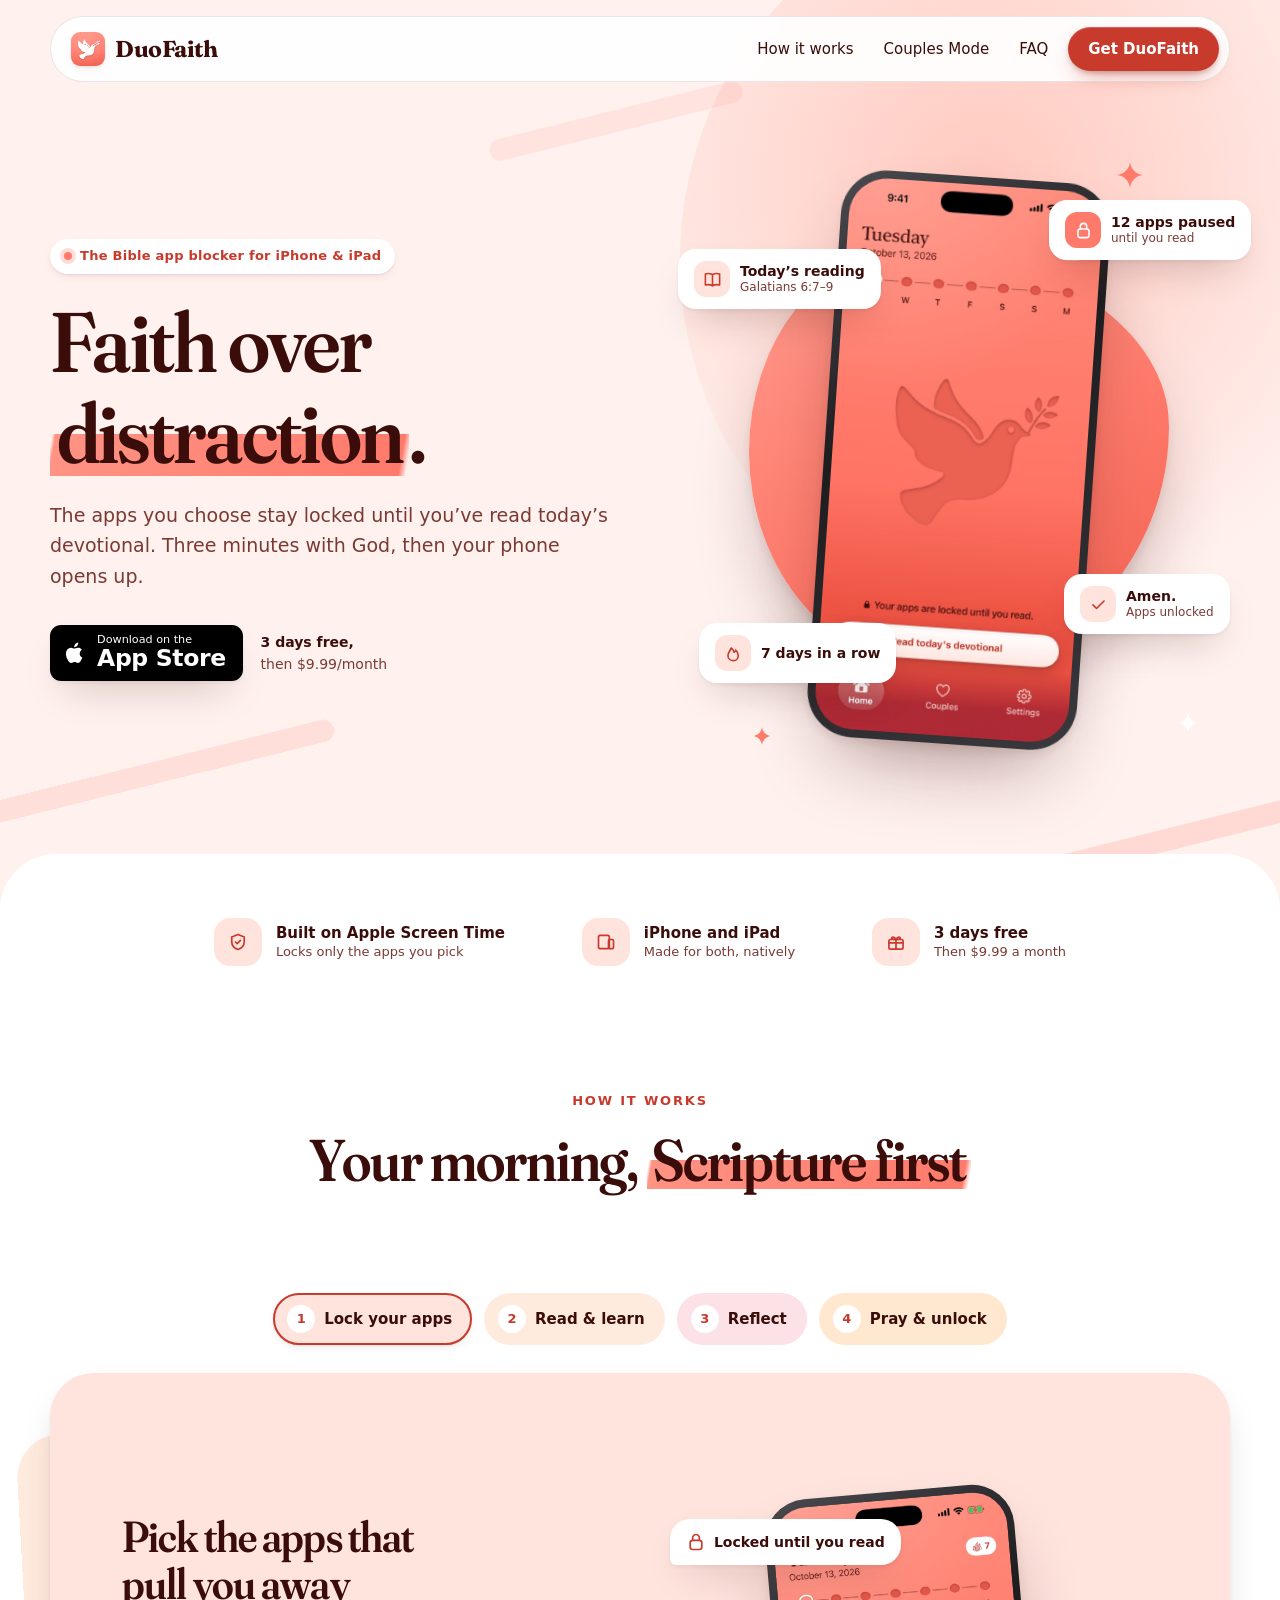
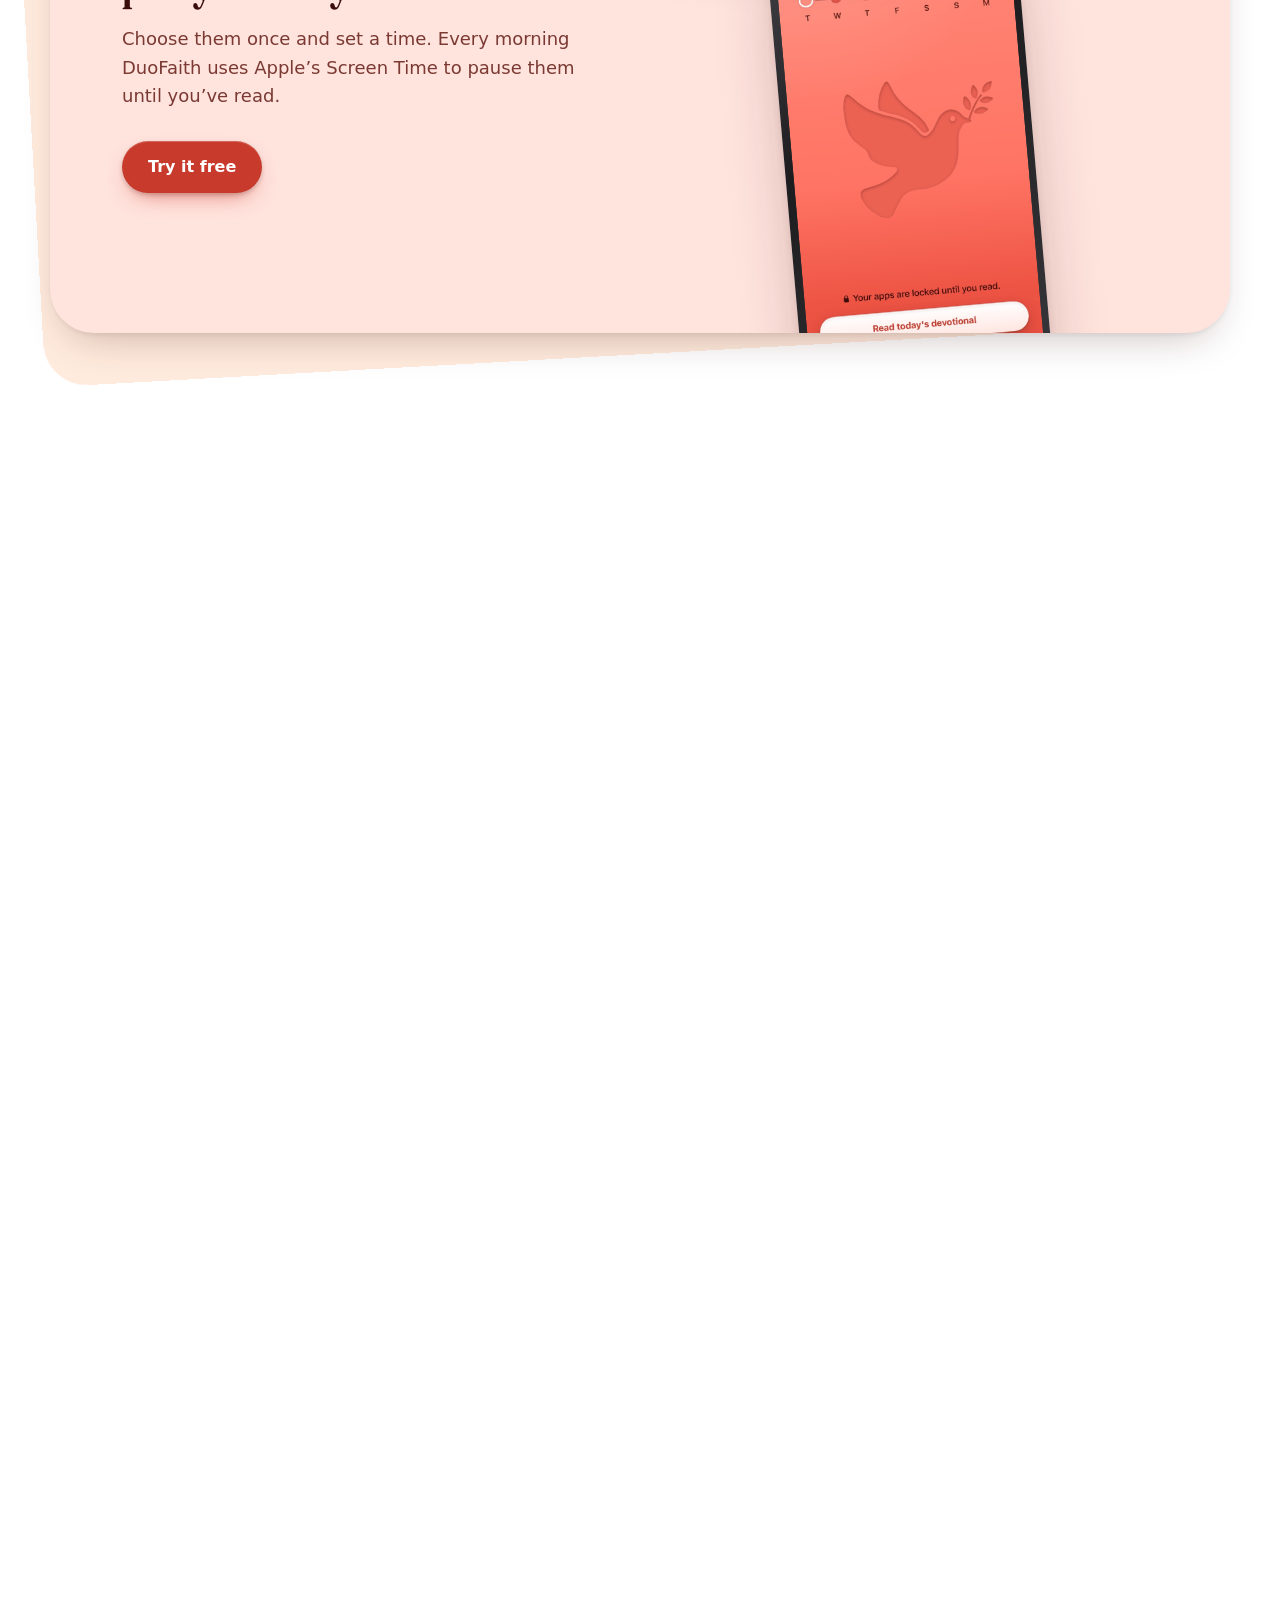
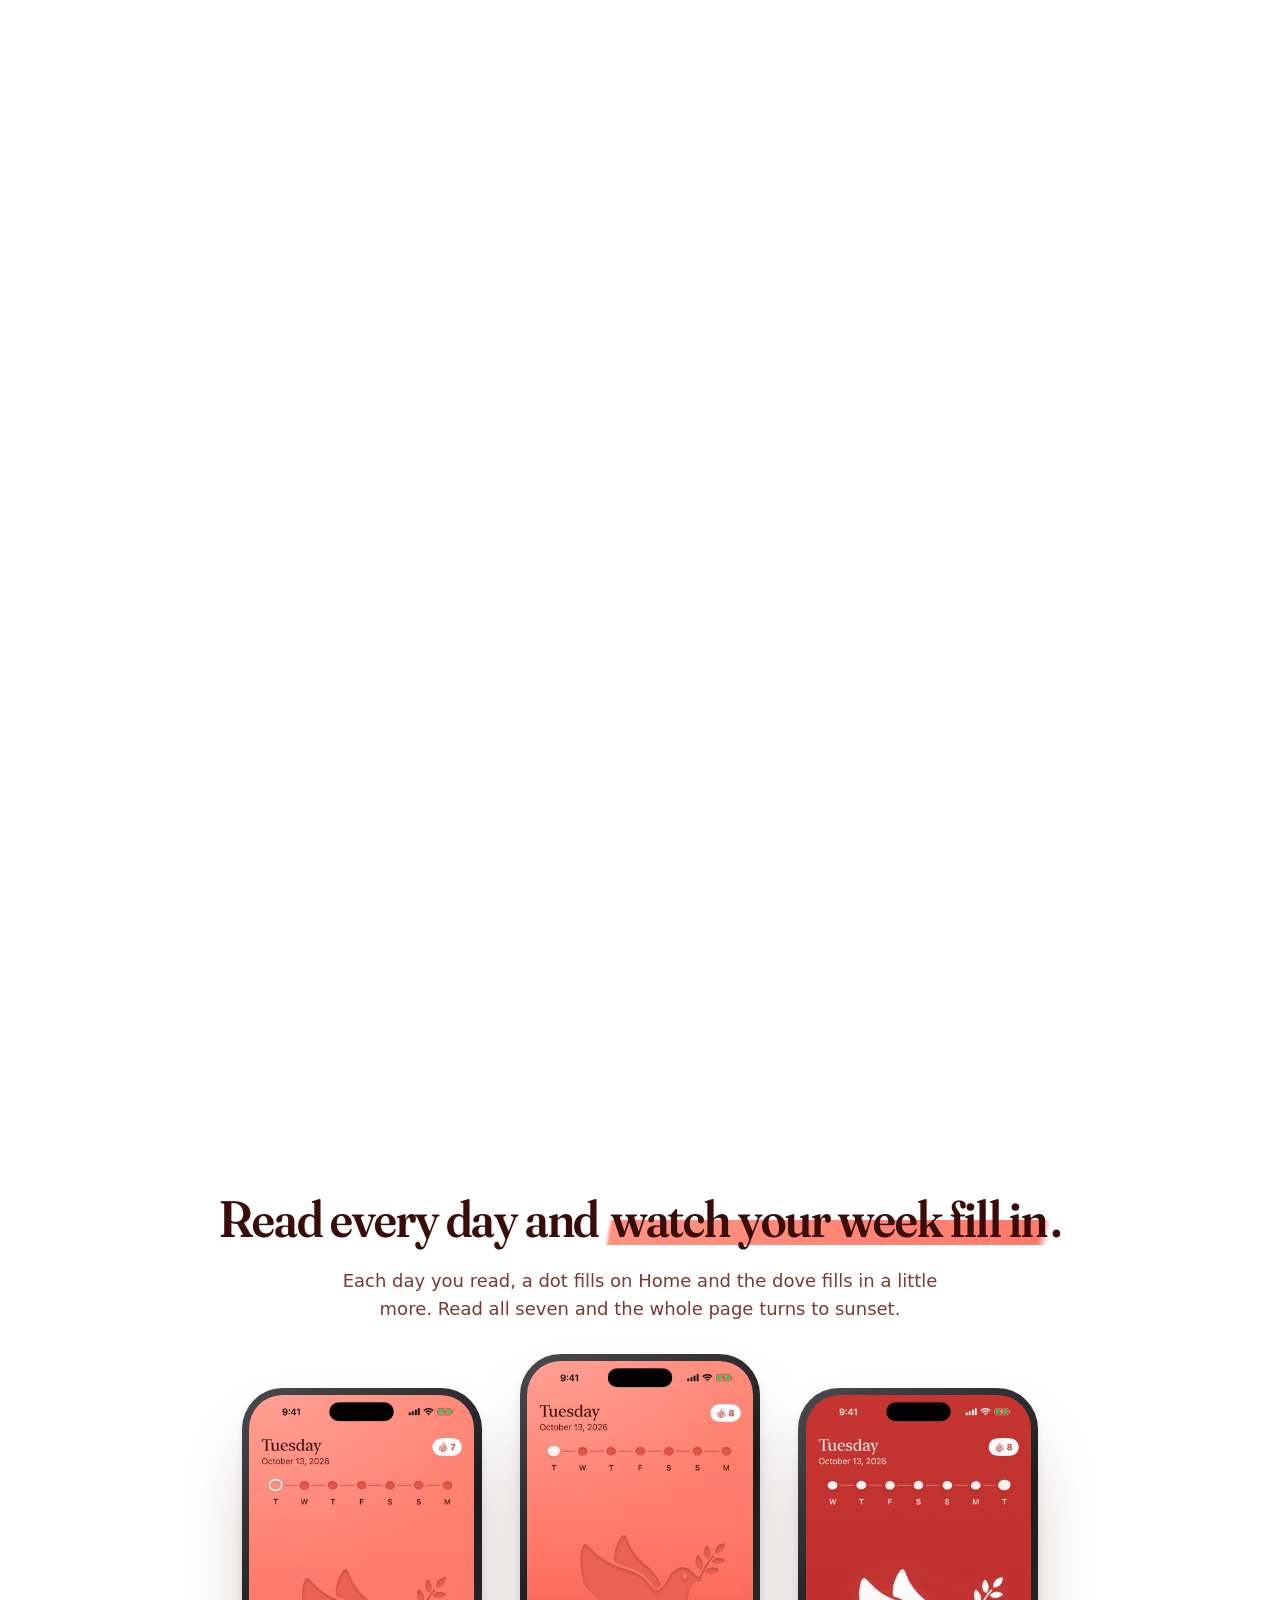
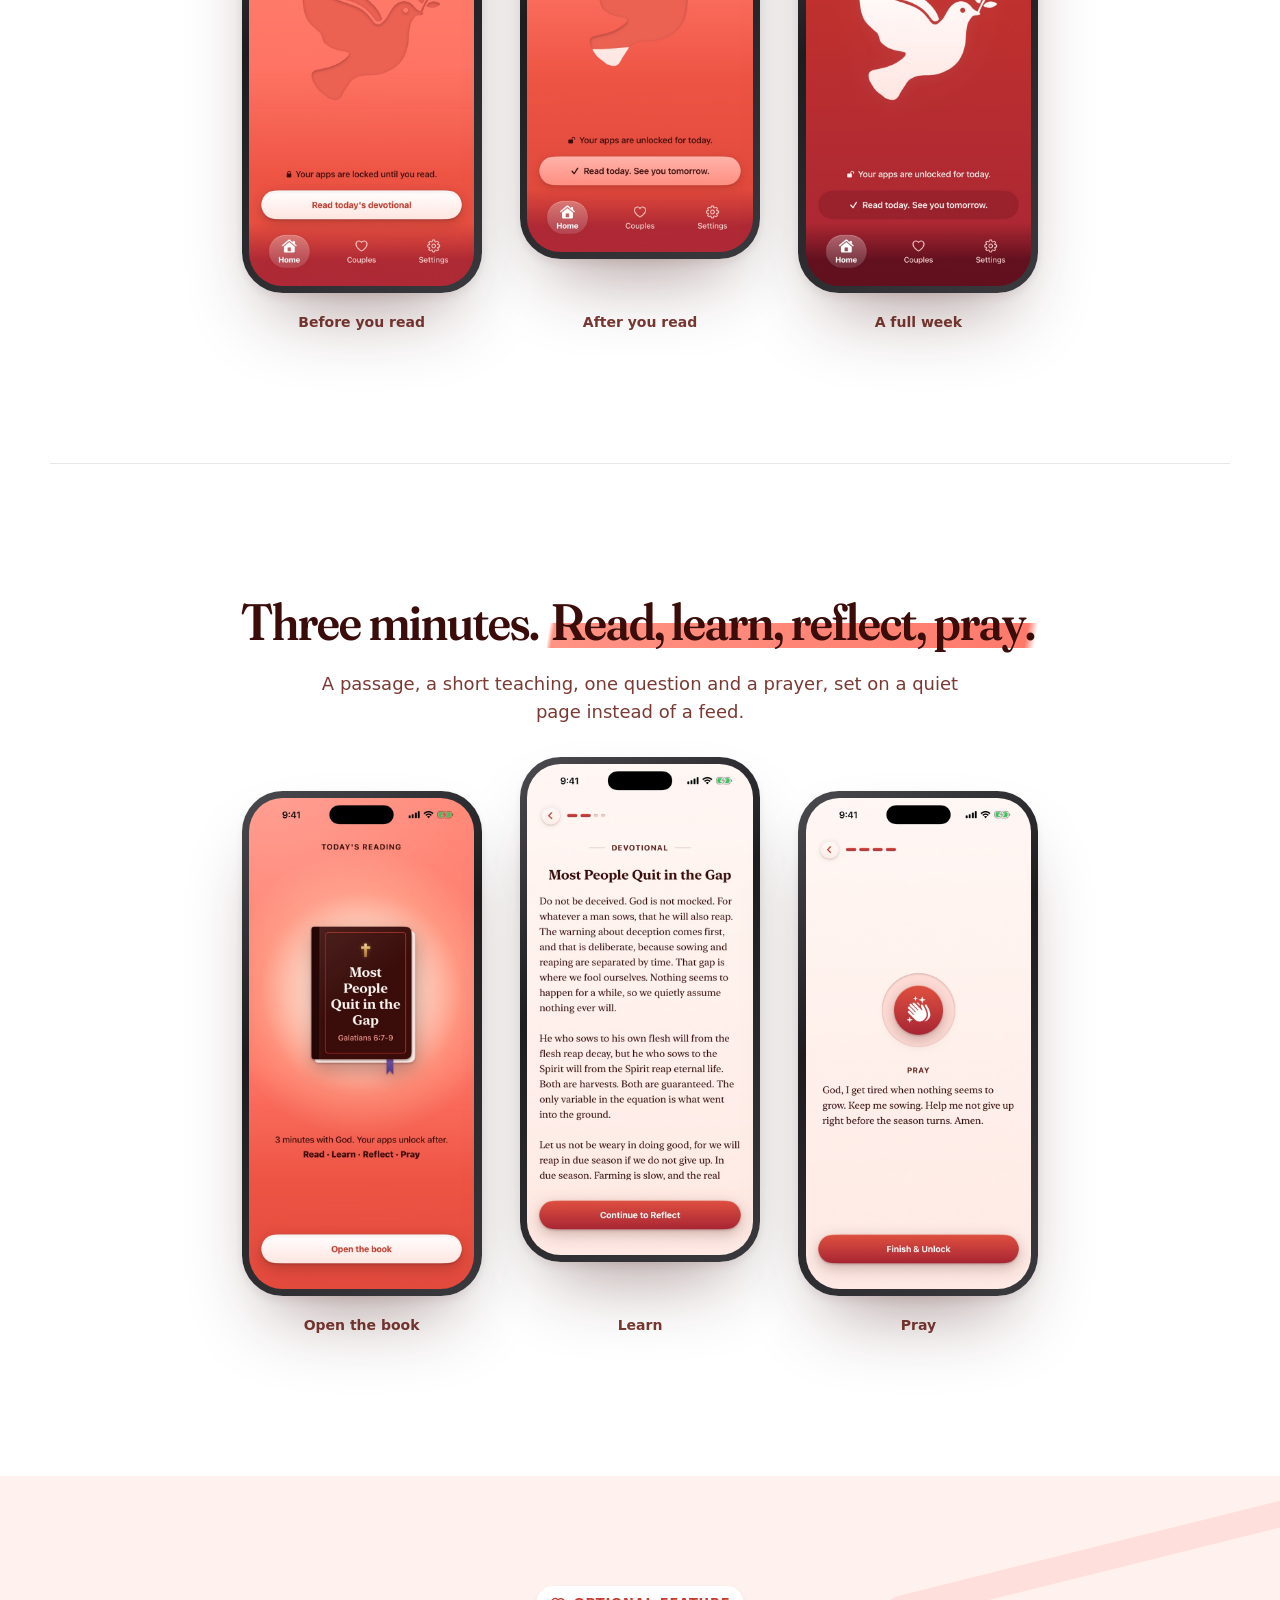
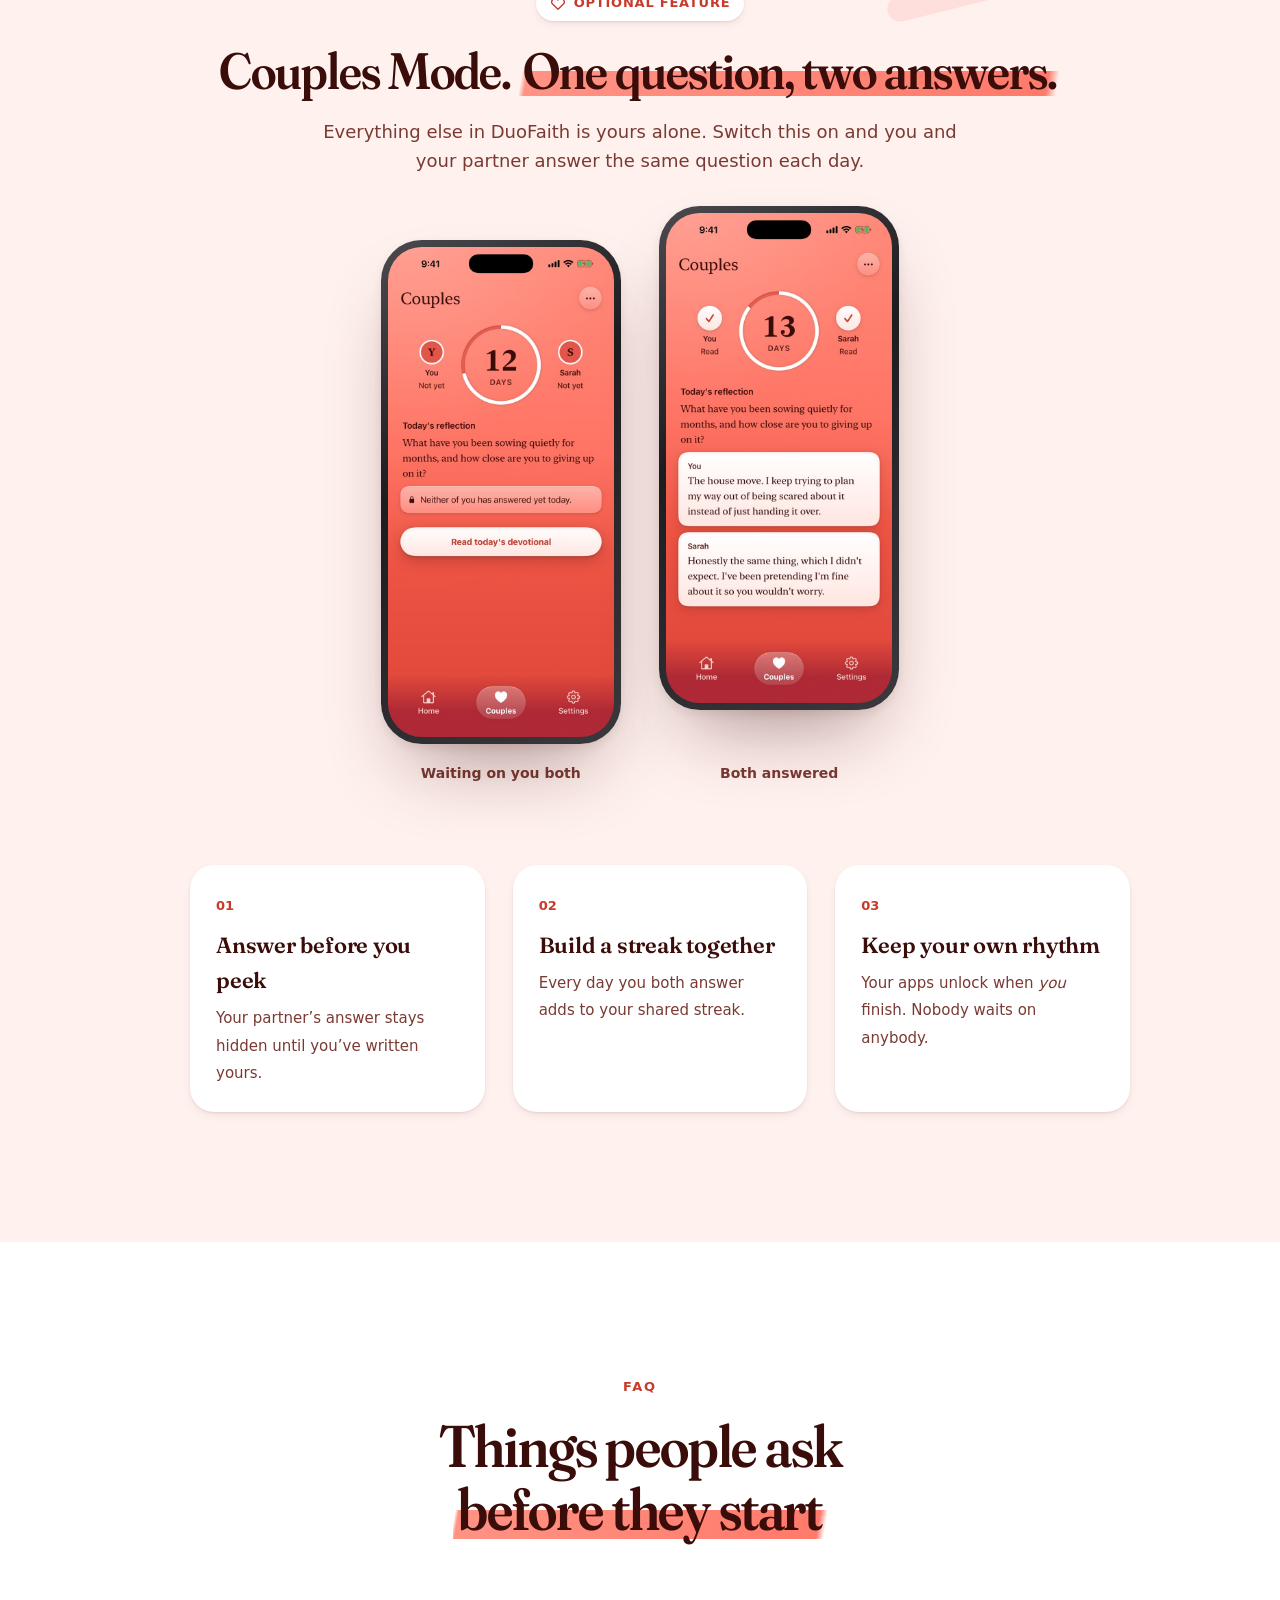
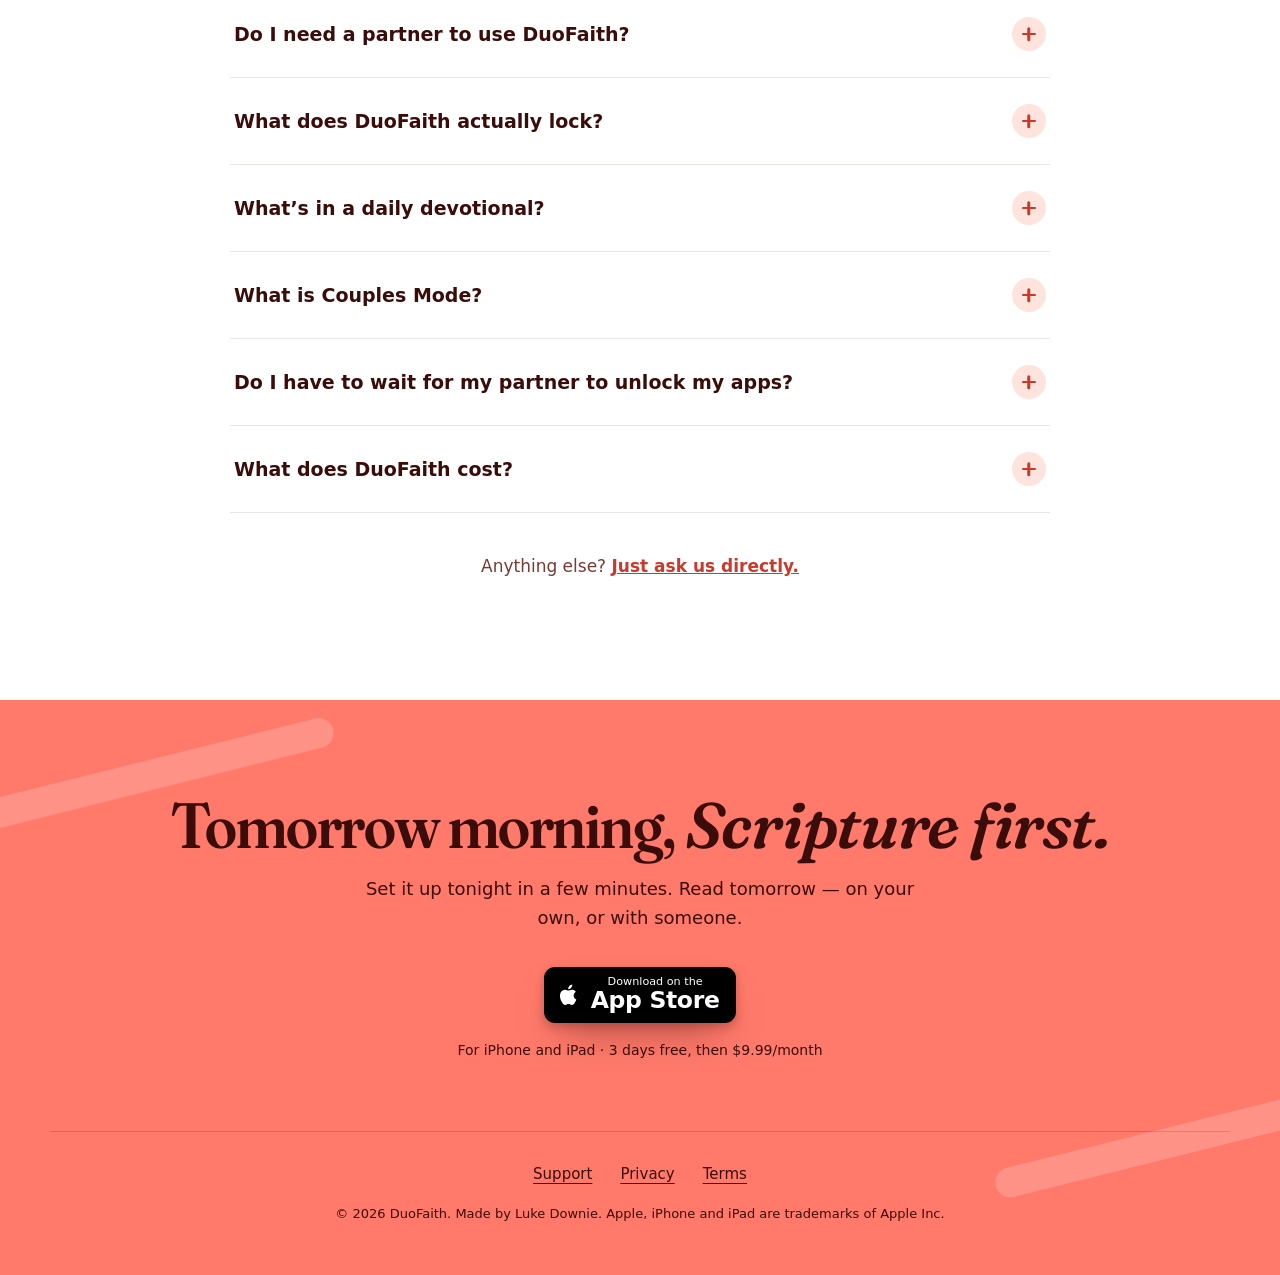
<file: index.html>
<!doctype html>
<html lang="en"><head>
<meta charset="utf-8"><meta name="viewport" content="width=device-width, initial-scale=1">
<title>DuoFaith — The Bible App Blocker for iPhone and iPad</title><meta name="description" content="Your apps stay locked until you've read. A Bible passage, a short teaching, a real question and a prayer — then your phone opens up. Built for your own routine on iPhone and iPad, with an optional Couples Mode. 3 days free, then $9.99/month.">
<meta name="theme-color" content="#FFF1EE"><meta name="apple-itunes-app" content="app-id=6792354251">
<link rel="canonical" href="https://duofaith.com/"><link rel="icon" href="/img/duofaith-favicon-32.png" sizes="32x32" type="image/png"><link rel="icon" href="/img/duofaith-favicon-64.png" sizes="64x64" type="image/png"><link rel="icon" href="/img/duofaith-favicon-192.png" sizes="192x192" type="image/png"><link rel="apple-touch-icon" href="/img/duofaith-touch-icon.png">
<script>document.documentElement.classList.add('js')</script>
<link rel="preload" href="/fonts/fraunces-latin-full-normal.woff2" as="font" type="font/woff2" crossorigin>
<link rel="stylesheet" href="/styles.css"><script src="/main.js" defer></script>
<meta property="og:type" content="website"><meta property="og:site_name" content="DuoFaith"><meta property="og:url" content="https://duofaith.com/">
<meta property="og:title" content="DuoFaith — The Bible App Blocker for iPhone and iPad"><meta property="og:description" content="Your apps stay locked until you've read. A Bible passage, a short teaching, a real question and a prayer — then your phone opens up. Built for your own routine on iPhone and iPad, with an optional Couples Mode. 3 days free, then $9.99/month."><meta property="og:image" content="https://duofaith.com/og-card.jpg">
<meta name="twitter:card" content="summary_large_image"><meta name="twitter:title" content="DuoFaith — The Bible App Blocker for iPhone and iPad"><meta name="twitter:description" content="Your apps stay locked until you've read. A Bible passage, a short teaching, a real question and a prayer — then your phone opens up. Built for your own routine on iPhone and iPad, with an optional Couples Mode. 3 days free, then $9.99/month."><meta name="twitter:image" content="https://duofaith.com/og-card.jpg">
<script type="application/ld+json">{"@context": "https://schema.org", "@graph": [{"@type": "Organization", "@id": "https://duofaith.com/#organization", "name": "DuoFaith", "url": "https://duofaith.com/", "logo": "https://duofaith.com/img/app-icon-1024.png"}, {"@type": "WebSite", "@id": "https://duofaith.com/#website", "name": "DuoFaith", "url": "https://duofaith.com/"}, {"@type": "MobileApplication", "@id": "https://duofaith.com/#app", "name": "DuoFaith: Bible App Blocker", "operatingSystem": "iOS, iPadOS", "applicationCategory": "LifestyleApplication", "url": "https://apps.apple.com/us/app/duofaith-bible-app-blocker/id6792354251", "description": "A daily Bible devotional for iPhone and iPad that keeps the apps you choose locked until you finish reading. Read, learn, reflect and pray: a Bible passage, a short teaching, a reflection question and a prayer, with a week of reading tracked on your Home screen. Designed as a routine for one person. Couples Mode is an optional feature: pair with a partner and you each answer the same daily question, neither answer opens until you have both written, and days you both answer build a shared streak. A 3-day free trial, then $9.99 a month, or $49.99 a year."}, {"@type": "FAQPage", "mainEntity": [{"@type": "Question", "name": "Do I need a partner to use DuoFaith?", "acceptedAnswer": {"@type": "Answer", "text": "No. The app locking, the daily devotional, the reflection, the prayer and your reading streak are all built for one person, and that is how the app works out of the box. Couples Mode is an extra you can switch on later, or never touch. DuoFaith runs on iPhone and iPad."}}, {"@type": "Question", "name": "What does DuoFaith actually lock?", "acceptedAnswer": {"@type": "Answer", "text": "Only the apps you choose. Set a daily lock time and DuoFaith uses Apple’s Screen Time controls to shield those apps until you finish your devotional. Keep essential apps out of your selection so they stay available."}}, {"@type": "Question", "name": "What’s in a daily devotional?", "acceptedAnswer": {"@type": "Answer", "text": "Four steps: read, learn, reflect, pray. Today’s reading opens like a book into a Bible passage, then a short teaching, one reflection question, and a prayer. It takes about three minutes. On your own, the reflection is a quiet pause you keep to yourself. If you have turned on Couples Mode, you write an answer to share with your partner. Finish and your apps unlock, and that day fills in on the week shown on your Home screen."}}, {"@type": "Question", "name": "What is Couples Mode?", "acceptedAnswer": {"@type": "Answer", "text": "An optional feature for people who want to read alongside a partner. Pair with your partner using an invite code and you each answer the same daily reflection question. Your partner’s answer stays hidden until you submit yours; once both have answered, you can read each other’s responses. Days when you both answer build your shared streak. It is included in every subscription, and it is off until you set it up."}}, {"@type": "Question", "name": "Do I have to wait for my partner to unlock my apps?", "acceptedAnswer": {"@type": "Answer", "text": "No. Your own devotional unlocks your own selected apps, whether or not you are paired with anyone. You can finish at different times. The only shared part is the reflection: both answers become available after you have both written."}}, {"@type": "Question", "name": "What does DuoFaith cost?", "acceptedAnswer": {"@type": "Answer", "text": "DuoFaith starts with a 3-day free trial. After that it is $9.99 a month. You can pay yearly instead at $49.99 a year, which works out at about $4.17 a month. Either way you get everything, including Couples Mode if you use it. There is no free tier. The trial becomes a paid subscription unless you cancel before it ends, and subscriptions are managed and cancelled in your Apple account."}}]}]}</script>
</head><body>
<svg width="0" height="0" style="position:absolute" aria-hidden="true"><defs>
  <symbol id="i-apple" viewBox="0 0 24 24"><path stroke="none" d="M17.05 12.54c-.03-2.6 2.12-3.85 2.22-3.91-1.21-1.77-3.09-2.01-3.76-2.04-1.6-.16-3.13.94-3.94.94-.81 0-2.07-.92-3.4-.9-1.75.03-3.36 1.02-4.26 2.58-1.81 3.14-.46 7.79 1.3 10.34.86 1.25 1.89 2.65 3.24 2.6 1.3-.05 1.79-.84 3.36-.84 1.57 0 2.01.84 3.38.81 1.4-.02 2.28-1.27 3.13-2.53.99-1.45 1.4-2.86 1.42-2.93-.03-.01-2.72-1.04-2.75-4.12M14.5 4.6c.71-.87 1.19-2.07 1.06-3.27-1.02.04-2.26.68-3 1.54-.66.76-1.24 1.99-1.08 3.16 1.14.09 2.31-.58 3.02-1.43"/></symbol>
  <symbol id="i-lock" viewBox="0 0 24 24"><rect x="5" y="10" width="14" height="11" rx="3"/><path d="M8 10V7a4 4 0 0 1 8 0v3"/></symbol>
  <symbol id="i-unlock" viewBox="0 0 24 24"><rect x="5" y="10" width="14" height="11" rx="3"/><path d="M8 10V7a4 4 0 0 1 7.5-2"/></symbol>
  <symbol id="i-book" viewBox="0 0 24 24"><path d="M12 6c-2.5-1.7-5.5-2-9-1v14c3.5-1 6.5-.7 9 1 2.5-1.7 5.5-2 9-1V5c-3.5-1-6.5-.7-9 1Zm0 0v14"/></symbol>
  <symbol id="i-heart" viewBox="0 0 24 24"><path d="m12 20-7.8-7.6a5 5 0 0 1 7.1-7.1l.7.7.7-.7a5 5 0 0 1 7.1 7.1Z"/></symbol>
  <symbol id="i-check" viewBox="0 0 24 24"><path d="m5 12.5 4.5 4.5L19 7.5"/></symbol>
  <symbol id="i-flame" viewBox="0 0 24 24"><path d="M12 21c-3.9 0-7-2.7-7-6.6 0-3.6 3-5.7 4-9.4 2.2 1.4 3.5 3.3 3.8 5.5.9-.6 1.6-1.6 1.9-2.8 1.7 1.6 3.3 4 3.3 6.7 0 3.9-2.6 6.6-6 6.6Z"/></symbol>
  <symbol id="i-shield" viewBox="0 0 24 24"><path d="M12 3 4.5 6v5.5c0 4.5 3.2 8.3 7.5 9.5 4.3-1.2 7.5-5 7.5-9.5V6Z"/><path d="m9 12 2 2 4-4"/></symbol>
  <symbol id="i-devices" viewBox="0 0 24 24"><rect x="3" y="4" width="13" height="16" rx="2"/><rect x="15" y="9" width="6" height="11" rx="1.5"/></symbol>
  <symbol id="i-gift" viewBox="0 0 24 24"><rect x="3.5" y="9" width="17" height="11.5" rx="2"/><path d="M12 9v11.5M3.5 13h17M12 9C10 5 6.5 5.5 7 7.5 7.4 9 12 9 12 9Zm0 0c2-4 5.5-3.5 5-1.5C16.6 9 12 9 12 9Z"/></symbol>
  <symbol id="i-chat" viewBox="0 0 24 24"><path d="M20 12a7.5 7.5 0 0 1-11 6.6L4 20l1.4-4.6A7.5 7.5 0 1 1 20 12Z"/></symbol>
  <symbol id="i-pray" viewBox="0 0 24 24"><path d="M12 4v8M12 12l-3.5 3.5V20M12 12l3.5 3.5V20M8.5 9 12 4l3.5 5"/></symbol>
  <symbol id="i-spark" viewBox="0 0 24 24"><path stroke="none" fill="currentColor" d="M12 0c.7 6.5 5.5 11.3 12 12-6.5.7-11.3 5.5-12 12-.7-6.5-5.5-11.3-12-12C6.5 11.3 11.3 6.5 12 0Z"/></symbol>
</defs></svg>
<a class="skip" href="#main">Skip to content</a>

<header class="nav" id="nav">
  <a class="logo" href="/" aria-label="DuoFaith home"><img src="/img/duofaith-icon-256.png" alt="" width="34" height="34">DuoFaith</a>
  <nav class="nav-links" aria-label="Main"><a href="#how">How it works</a><a href="#couples">Couples Mode</a><a href="#faq">FAQ</a></nav>
  <a class="btn btn-sm" href="https://apps.apple.com/us/app/duofaith-bible-app-blocker/id6792354251" data-download="nav">Get DuoFaith</a>
</header>

<main id="main">
<section class="hero" aria-labelledby="hero-title">
  <div class="hero-stripes" aria-hidden="true"><span></span><span></span><span></span></div>
  <div class="wrap hero-grid">
    <div class="hero-copy">
      <p class="pill"><span class="dot"></span>The Bible app blocker for iPhone &amp; iPad</p>
      <h1 id="hero-title">Faith over <span class="stripe in">distraction</span>.</h1>
      <p class="hero-sub">The apps you choose stay locked until you’ve read today’s devotional. Three minutes with God, then your phone opens up.</p>
      <div class="hero-cta">
        <a class="store-badge" href="https://apps.apple.com/us/app/duofaith-bible-app-blocker/id6792354251" data-download="hero"><svg aria-hidden="true"><use href="#i-apple"/></svg><span><small>Download on the</small><b>App Store</b></span></a>
        <p class="hero-note"><b>3 days free,</b><br>then $9.99/month</p>
      </div>
    </div>
    <div class="stage" aria-hidden="true">
      <div class="stage-blob"></div>
      <div class="phone"><img src="/img/current/home.jpg" width="660" height="1434" alt="" fetchpriority="high"></div>
      <div class="float f1"><span class="chip"><svg class="icon"><use href="#i-book"/></svg></span><span>Today’s reading<small>Galatians 6:7–9</small></span></div>
      <div class="float f2"><span class="chip"><svg class="icon"><use href="#i-lock"/></svg></span><span>12 apps paused<small>until you read</small></span></div>
      <div class="float f3"><span class="chip"><svg class="icon"><use href="#i-flame"/></svg></span><span>7 days in a row</span></div>
      <div class="float f4"><span class="chip"><svg class="icon"><use href="#i-check"/></svg></span><span>Amen.<small>Apps unlocked</small></span></div>
      <svg class="spark s1"><use href="#i-spark"/></svg><svg class="spark s2"><use href="#i-spark"/></svg><svg class="spark s3"><use href="#i-spark"/></svg>
    </div>
  </div>
</section>

<div class="sheet">
  <div class="wrap facts reveal">
    <p class="fact"><span class="chip"><svg class="icon"><use href="#i-shield"/></svg></span><span>Built on Apple Screen Time<small>Locks only the apps you pick</small></span></p>
    <p class="fact"><span class="chip"><svg class="icon"><use href="#i-devices"/></svg></span><span>iPhone and iPad<small>Made for both, natively</small></span></p>
    <p class="fact"><span class="chip"><svg class="icon"><use href="#i-gift"/></svg></span><span>3 days free<small>Then $9.99 a month</small></span></p>
  </div>

  <section class="how wrap" id="how" aria-labelledby="how-title">
    <div class="head reveal">
      <span class="kicker">How it works</span>
      <h2 id="how-title">Your morning, <span class="stripe">Scripture first</span></h2>
    </div>
    <div class="deck-track" id="deck-track">
      <div class="deck-sticky">
        <div class="tabs" role="tablist" aria-label="Steps">
          <button class="tab active" type="button" role="tab" data-i="0" aria-selected="true"><span class="num">1</span>Lock your apps</button>
          <button class="tab" type="button" role="tab" data-i="1" aria-selected="false"><span class="num">2</span>Read &amp; learn</button>
          <button class="tab" type="button" role="tab" data-i="2" aria-selected="false"><span class="num">3</span>Reflect</button>
          <button class="tab" type="button" role="tab" data-i="3" aria-selected="false"><span class="num">4</span>Pray &amp; unlock</button>
        </div>
        <div class="deck" id="deck">
          <article class="card is-active" data-i="0">
            <div><h3>Pick the apps that pull you away</h3><p>Choose them once and set a time. Every morning DuoFaith uses Apple’s Screen Time to pause them until you’ve read.</p><a class="btn" href="https://apps.apple.com/us/app/duofaith-bible-app-blocker/id6792354251" data-download="deck">Try it free</a></div>
            <div class="card-art"><div class="bubble b-left"><svg class="icon"><use href="#i-lock"/></svg>Locked until you read</div><div class="phone"><img src="/img/current/home.jpg" width="660" height="1434" alt="DuoFaith Home screen with the week of days, the dove, and a note that your apps are locked until you read" loading="lazy"></div></div>
          </article>
          <article class="card is-next" data-i="1">
            <div><h3>Open the book</h3><p>Today’s reading opens like a book: a short passage, then a teaching that carries it into your day.</p><a class="btn" href="https://apps.apple.com/us/app/duofaith-bible-app-blocker/id6792354251" data-download="deck">Try it free</a></div>
            <div class="card-art"><div class="bubble b-right"><svg class="icon"><use href="#i-book"/></svg>Galatians 6:7–9</div><div class="phone"><img src="/img/current/read.jpg" width="660" height="1434" alt="DuoFaith reading screen: Galatians 6:7-9 on a cream page" loading="lazy"></div></div>
          </article>
          <article class="card is-later" data-i="2">
            <div><h3>Sit with one honest question</h3><p>On your own it’s a quiet pause. With Couples Mode on, you each write an answer and read them together.</p><a class="btn" href="https://apps.apple.com/us/app/duofaith-bible-app-blocker/id6792354251" data-download="deck">Try it free</a></div>
            <div class="card-art"><div class="bubble b-left"><svg class="icon"><use href="#i-chat"/></svg>Your partner has answered</div><div class="phone"><img src="/img/current/reflect.jpg" width="660" height="1434" alt="DuoFaith reflection question, with a partner's answer waiting" loading="lazy"></div></div>
          </article>
          <article class="card is-later" data-i="3">
            <div><h3>Pray, then get your phone back</h3><p>Finish with a short prayer and tap Finish &amp; Unlock. Your apps open, and today fills in on your week.</p><a class="btn" href="https://apps.apple.com/us/app/duofaith-bible-app-blocker/id6792354251" data-download="deck">Try it free</a></div>
            <div class="card-art"><div class="bubble b-right b-coral"><svg class="icon"><use href="#i-unlock"/></svg>Apps unlocked</div><div class="phone"><img src="/img/current/pray.jpg" width="660" height="1434" alt="DuoFaith prayer screen with a Finish & Unlock button" loading="lazy"></div></div>
          </article>
        </div>
      </div>
    </div>
  </section>

  <section class="statement" aria-labelledby="week-title">
    <div class="wrap reveal">
      <h2 id="week-title">Read every day and <span class="stripe">watch your week fill in</span>.</h2>
      <p>Each day you read, a dot fills on Home and the dove fills in a little more. Read all seven and the whole page turns to sunset.</p>
    </div>
    <div class="wrap devices reveal">
      <figure><div class="phone"><img src="/img/current/home.jpg" width="660" height="1434" alt="Home before reading: apps locked" loading="lazy"></div><figcaption>Before you read</figcaption></figure>
      <figure><div class="phone"><img src="/img/current/unlocked.jpg" width="660" height="1434" alt="Home after reading: apps unlocked for today" loading="lazy"></div><figcaption>After you read</figcaption></figure>
      <figure><div class="phone"><img src="/img/current/full-week.jpg" width="660" height="1434" alt="Home after a full week: the page turns sunset red and the dove is filled" loading="lazy"></div><figcaption>A full week</figcaption></figure>
    </div>
  </section>

  <hr class="rule">

  <section class="statement" aria-labelledby="flow-title">
    <div class="wrap reveal">
      <h2 id="flow-title">Three minutes. <span class="stripe">Read, learn, reflect, pray.</span></h2>
      <p>A passage, a short teaching, one question and a prayer, set on a quiet page instead of a feed.</p>
    </div>
    <div class="wrap devices reveal">
      <figure><div class="phone"><img src="/img/current/intro.jpg" width="660" height="1434" alt="Today's reading as a closed book, ready to open" loading="lazy"></div><figcaption>Open the book</figcaption></figure>
      <figure><div class="phone"><img src="/img/current/learn.jpg" width="660" height="1434" alt="The day's teaching: Most People Quit in the Gap" loading="lazy"></div><figcaption>Learn</figcaption></figure>
      <figure><div class="phone"><img src="/img/current/pray.jpg" width="660" height="1434" alt="The closing prayer" loading="lazy"></div><figcaption>Pray</figcaption></figure>
    </div>
  </section>

  <section class="band" id="couples" aria-labelledby="couples-title">
    <div class="statement">
      <div class="wrap reveal">
        <span class="tag"><svg class="icon"><use href="#i-heart"/></svg>Optional feature</span>
        <h2 id="couples-title">Couples Mode. <span class="stripe">One question, two answers.</span></h2>
        <p>Everything else in DuoFaith is yours alone. Switch this on and you and your partner answer the same question each day.</p>
      </div>
      <div class="wrap devices reveal">
        <figure><div class="phone"><img src="/img/current/couples-waiting.jpg" width="660" height="1434" alt="Couples screen before either of you has answered" loading="lazy"></div><figcaption>Waiting on you both</figcaption></figure>
        <figure><div class="phone"><img src="/img/current/together.jpg" width="660" height="1434" alt="Couples screen with a 13-day shared streak and both answers open" loading="lazy"></div><figcaption>Both answered</figcaption></figure>
      </div>
      <ul class="pairs wrap reveal">
        <li><span class="n">01</span><b>Answer before you peek</b><span>Your partner’s answer stays hidden until you’ve written yours.</span></li>
        <li><span class="n">02</span><b>Build a streak together</b><span>Every day you both answer adds to your shared streak.</span></li>
        <li><span class="n">03</span><b>Keep your own rhythm</b><span>Your apps unlock when <em>you</em> finish. Nobody waits on anybody.</span></li>
      </ul>
    </div>
  </section>

  <section class="faq wrap" id="faq" aria-labelledby="faq-title">
    <div class="head reveal"><span class="kicker">FAQ</span><h2 id="faq-title">Things people ask <span class="stripe">before they start</span></h2></div>
    <div class="faq-list reveal">
      <details><summary>Do I need a partner to use DuoFaith?<span class="plus" aria-hidden="true"></span></summary><p>No. The app locking, the daily devotional, the reflection, the prayer and your reading streak are all built for one person, and that is how the app works out of the box. Couples Mode is an extra you can switch on later, or never touch. DuoFaith runs on iPhone and iPad.</p></details>
      <details><summary>What does DuoFaith actually lock?<span class="plus" aria-hidden="true"></span></summary><p>Only the apps you choose. Set a daily lock time and DuoFaith uses Apple’s Screen Time controls to shield those apps until you finish your devotional. Keep essential apps out of your selection so they stay available.</p></details>
      <details><summary>What’s in a daily devotional?<span class="plus" aria-hidden="true"></span></summary><p>Four steps: read, learn, reflect, pray. Today’s reading opens like a book into a Bible passage, then a short teaching, one reflection question, and a prayer. It takes about three minutes. On your own, the reflection is a quiet pause that stays yours. With Couples Mode on, you write an answer to share with your partner. Finish and your apps unlock, and that day fills in on the week shown on your Home screen.</p></details>
      <details><summary>What is Couples Mode?<span class="plus" aria-hidden="true"></span></summary><p>An optional feature for people who want to read alongside a partner. Pair with your partner using an invite code and you each answer the same daily reflection question. Your partner’s answer stays hidden until you submit yours; once both have answered, you can read each other’s responses. Days when you both answer build your shared streak. It is included in every subscription and stays off until you set it up.</p></details>
      <details><summary>Do I have to wait for my partner to unlock my apps?<span class="plus" aria-hidden="true"></span></summary><p>No. Your own devotional unlocks your own selected apps, paired or not. You can finish at different times. The only shared part is the reflection: both answers become available after you have both written.</p></details>
      <details><summary>What does DuoFaith cost?<span class="plus" aria-hidden="true"></span></summary><p>You get 3 days free. After that it is $9.99 a month. You can pay yearly instead at $49.99 a year, which works out at about $4.17 a month. Either way you get everything, Couples Mode included if you use it. There is no free tier, so if you do not want to keep it, cancel inside the 3 days. The trial turns into a paid subscription otherwise. Everything is managed and cancelled in your Apple account, not by us.</p></details>
    </div>
    <p class="faq-foot reveal">Anything else? <a href="mailto:duofaithsupport@gmail.com">Just ask us directly.</a></p>
  </section>
</div>
</main>

<footer class="footer" id="download">
  <div class="wrap">
    <h2 class="reveal">Tomorrow morning, <em>Scripture first.</em></h2>
    <p class="lead reveal">Set it up tonight in a few minutes. Read tomorrow — on your own, or with someone.</p>
    <a class="store-badge" href="https://apps.apple.com/us/app/duofaith-bible-app-blocker/id6792354251" data-download="footer"><svg aria-hidden="true"><use href="#i-apple"/></svg><span><small>Download on the</small><b>App Store</b></span></a>
    <p class="note">For iPhone and iPad · 3 days free, then $9.99/month</p>
    <hr class="foot-rule">
    <nav class="foot-links" aria-label="Footer"><a href="mailto:duofaithsupport@gmail.com">Support</a><a href="/privacy.html">Privacy</a><a href="/terms.html">Terms</a></nav>
    <p class="foot-small">© <span id="year">2026</span> DuoFaith. Made by Luke Downie. Apple, iPhone and iPad are trademarks of Apple Inc.</p>
  </div>
</footer>

<div class="mobile-bar" id="mobile-bar" hidden><span><b>3 days free</b>then $9.99/month</span><a class="btn btn-sm" href="https://apps.apple.com/us/app/duofaith-bible-app-blocker/id6792354251" data-download="mobile-bar">Get the app</a></div>
</body></html>
</file>
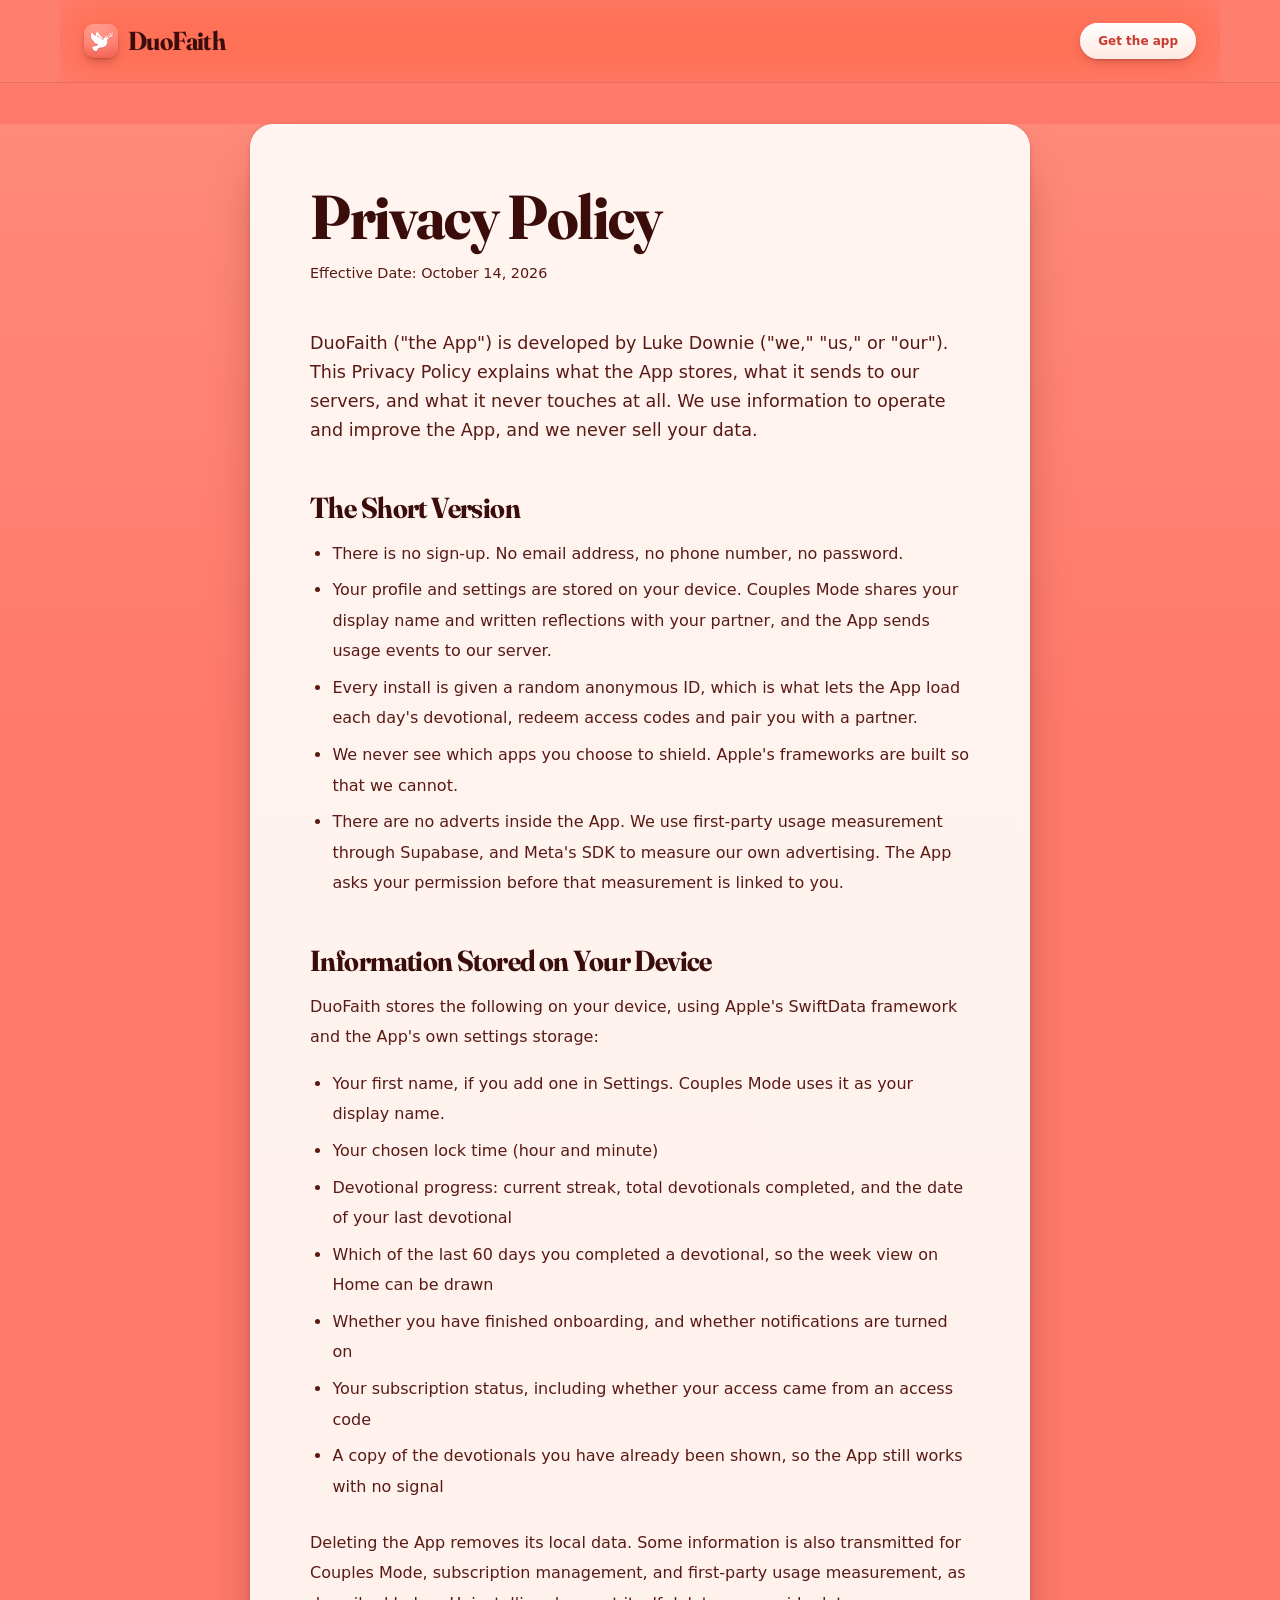
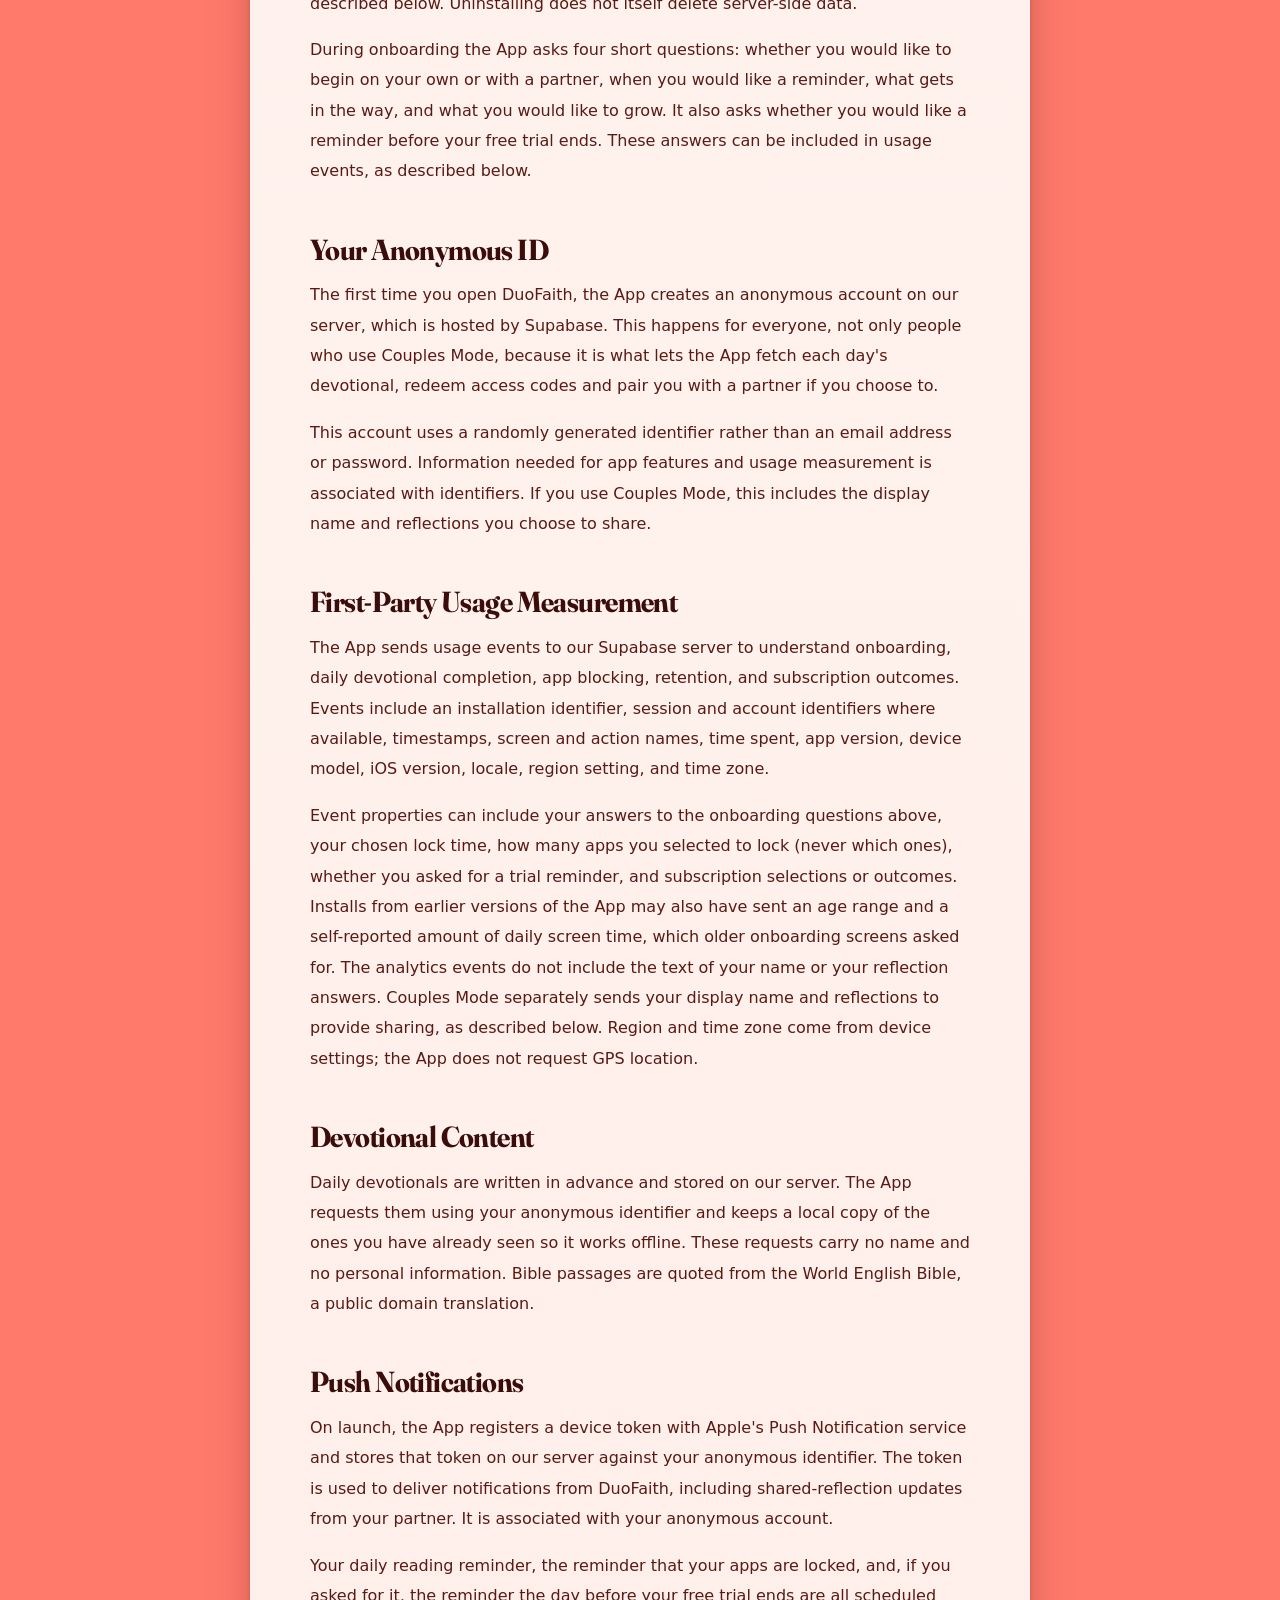
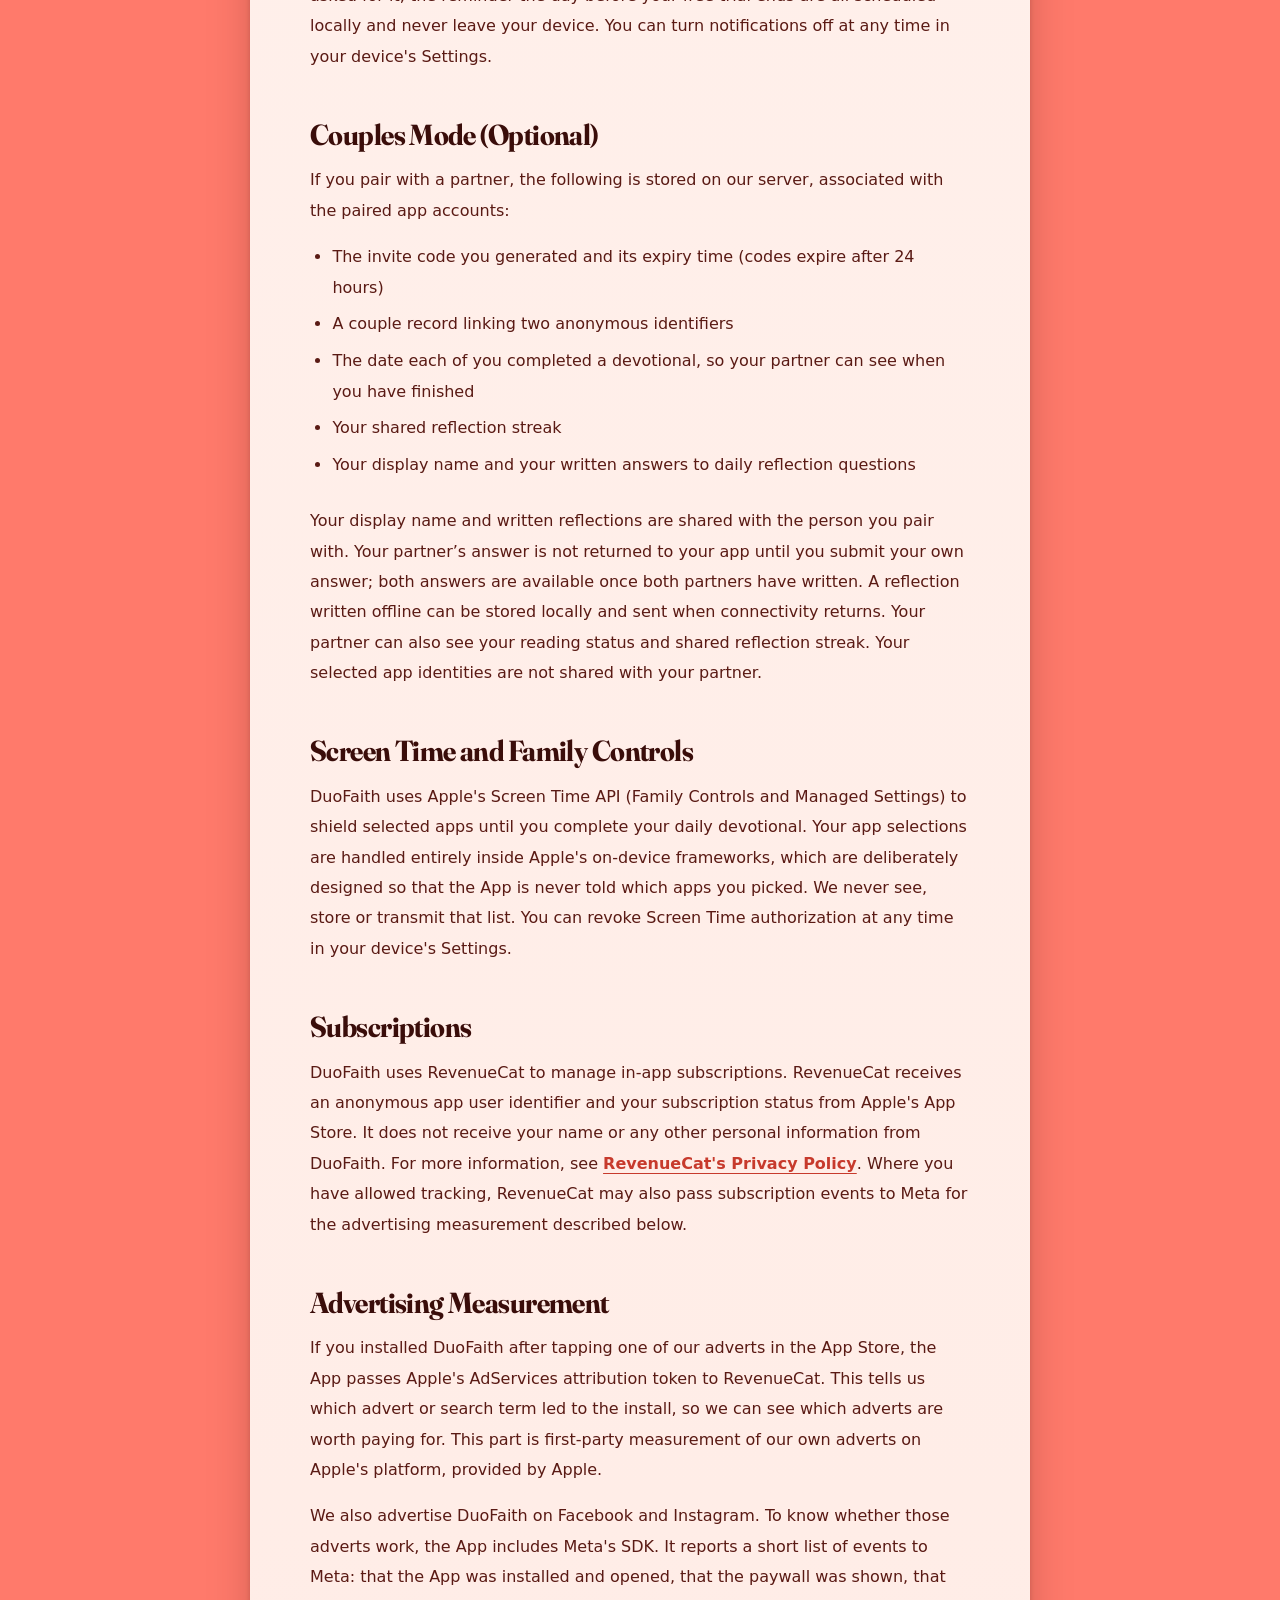
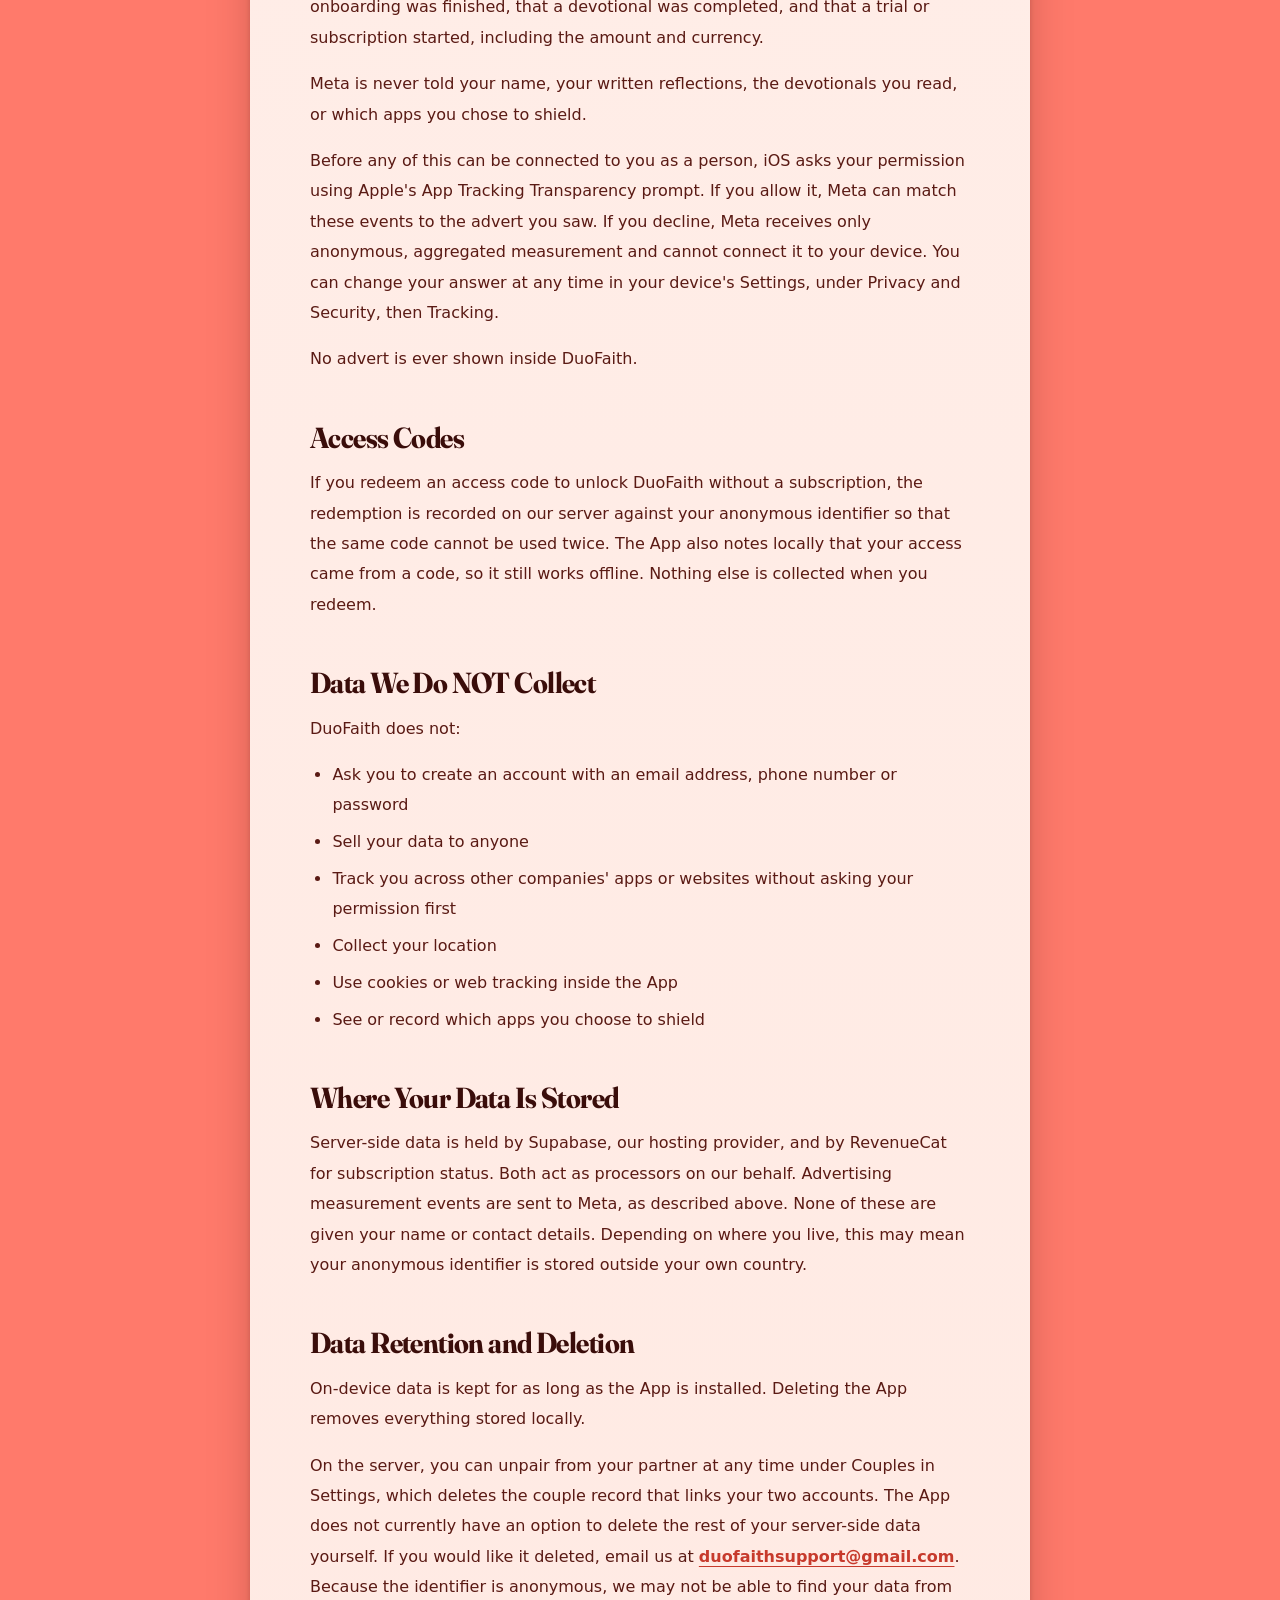
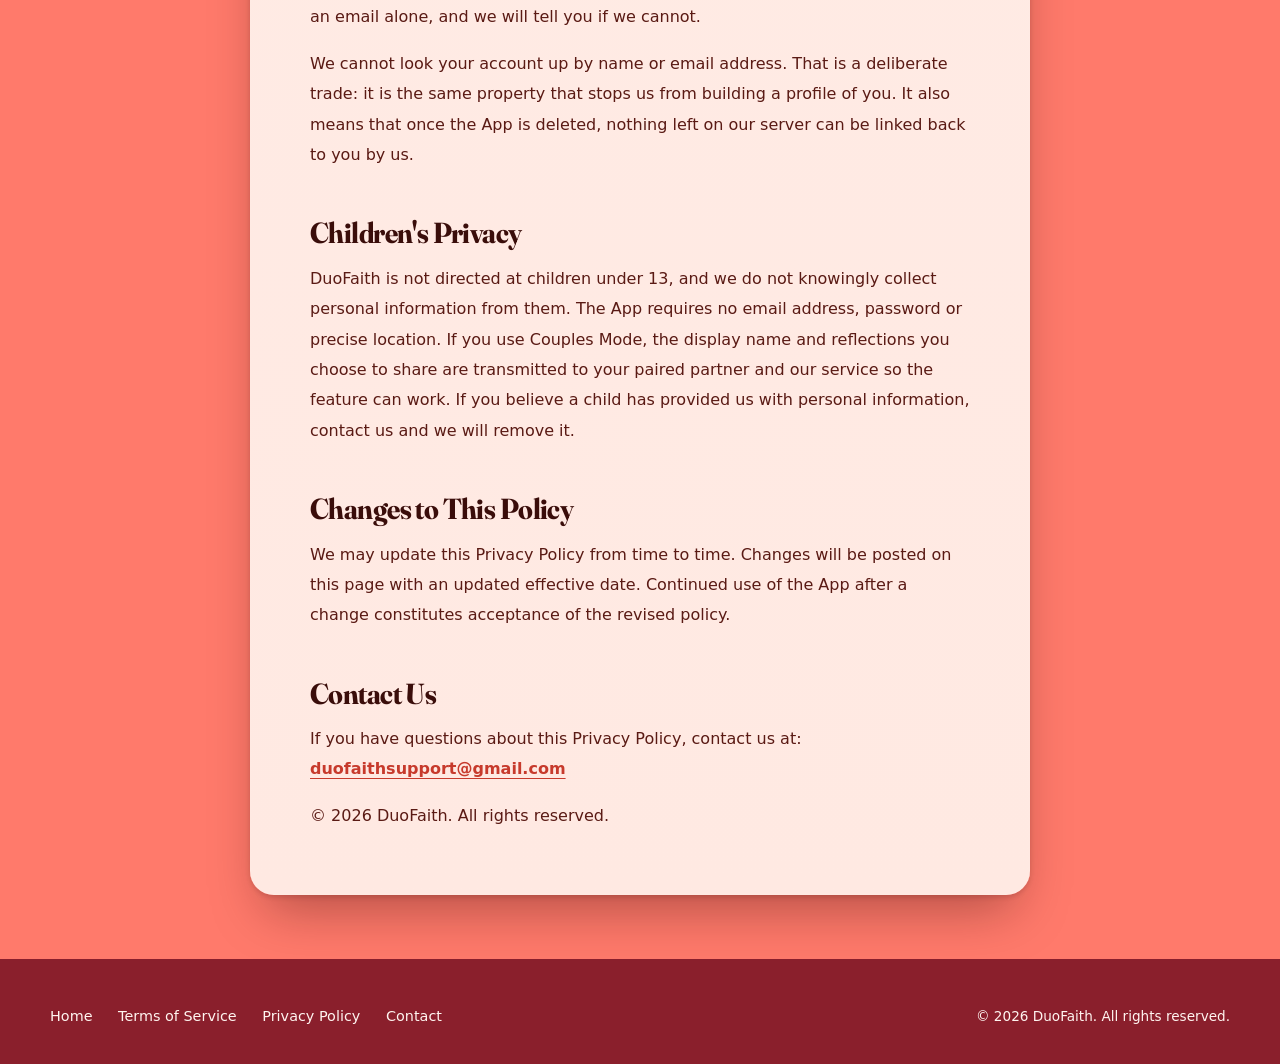
<file: privacy.html>
<!DOCTYPE html>
<html lang="en">
<head>
  <meta charset="UTF-8">
  <meta name="viewport" content="width=device-width, initial-scale=1.0">
  <title>Privacy Policy - DuoFaith</title>
  <meta name="description" content="How DuoFaith handles app settings, first-party usage measurement, advertising measurement with Meta, subscriptions, and shared Couples Mode reflections.">
  <link rel="icon" href="/img/duofaith-favicon-32.png" sizes="32x32" type="image/png"><link rel="icon" href="/img/duofaith-favicon-64.png" sizes="64x64" type="image/png"><link rel="icon" href="/img/duofaith-favicon-192.png" sizes="192x192" type="image/png"><link rel="apple-touch-icon" href="/img/duofaith-touch-icon.png">
  <link rel="canonical" href="https://duofaith.com/privacy.html">
  <meta name="theme-color" content="#FF7A6B">
  <style>
    *, *::before, *::after { margin: 0; padding: 0; box-sizing: border-box; }

    :root {
      --bg: #040404;
      --white: #ffffff;
      --dim: rgba(255,255,255,0.62);
      --faint: rgba(255,255,255,0.38);
      --line: rgba(255,255,255,0.10);
      --line-soft: rgba(255,255,255,0.06);
      --gold: #E0B450;
      --font: system-ui, -apple-system, "Segoe UI", Roboto, "Helvetica Neue", sans-serif;
    }

    html { scroll-behavior: smooth; -webkit-text-size-adjust: 100%; }

    body {
      font-family: var(--font);
      background: var(--bg);
      color: var(--white);
      -webkit-font-smoothing: antialiased;
      -moz-osx-font-smoothing: grayscale;
    }
    ::selection { background: rgba(224,180,80,0.3); }

    /* ── NAV ── */
    .nav {
      position: fixed;
      top: 1.1rem; left: 50%;
      transform: translateX(-50%);
      z-index: 200;
      width: calc(100% - 2rem);
      max-width: 1240px;
    }
    .nav-inner {
      display: flex; align-items: center; justify-content: space-between;
      gap: 1rem;
      padding: 0.55rem 0.55rem 0.55rem 1.35rem;
      border-radius: 100px;
      background: rgba(18,18,20,0.72);
      backdrop-filter: blur(22px) saturate(160%);
      -webkit-backdrop-filter: blur(22px) saturate(160%);
      border: 1px solid var(--line);
    }
    .brand {
      display: flex; align-items: center; gap: 0.6rem;
      text-decoration: none; color: var(--white);
    }
    .brand img { width: 30px; height: 30px; border-radius: 8px; display: block; }
    .brand span { font-size: 1.12rem; font-weight: 700; letter-spacing: -0.02em; }
    .nav-cta {
      background: var(--white); color: #050505;
      padding: 0.72rem 1.5rem; border-radius: 100px;
      font-size: 0.92rem; font-weight: 600;
      text-decoration: none; white-space: nowrap;
      transition: transform .18s ease, box-shadow .25s ease;
    }
    .nav-cta:hover { transform: translateY(-1px); box-shadow: 0 8px 26px rgba(255,255,255,0.18); }

    /* ── LEGAL BODY ── */
    .legal {
      max-width: 720px;
      margin: 0 auto;
      padding: 9rem 2rem 5rem;
    }
    .legal h1 {
      font-size: clamp(2.2rem, 6vw, 3.1rem);
      font-weight: 700;
      letter-spacing: -0.03em;
      line-height: 1.05;
      margin-bottom: 0.7rem;
    }
    .legal .effective {
      font-size: 0.9rem;
      color: var(--faint);
      margin-bottom: 2.6rem;
    }
    .legal .intro {
      font-size: 1.1rem;
      line-height: 1.65;
      color: var(--dim);
      margin-bottom: 2.6rem;
    }
    .legal h2 {
      font-size: 1.35rem;
      font-weight: 600;
      letter-spacing: -0.02em;
      color: var(--white);
      margin-top: 2.8rem;
      margin-bottom: 0.85rem;
    }
    .legal p {
      font-size: 1rem;
      line-height: 1.75;
      margin-bottom: 1rem;
      color: var(--dim);
    }
    .legal ul {
      margin: 0.6rem 0 1.6rem 1.4rem;
      font-size: 1rem;
      line-height: 1.75;
      color: var(--dim);
    }
    .legal ul li { margin-bottom: 0.4rem; }
    .legal a { color: var(--gold); text-decoration: none; }
    .legal a:hover { text-decoration: underline; }

    /* ── FOOTER ── */
    footer {
      border-top: 1px solid var(--line-soft);
      padding: 3rem 2rem 2.5rem;
    }
    .foot-inner {
      max-width: 1180px; margin: 0 auto;
      display: flex; justify-content: space-between; align-items: center;
      gap: 1rem; flex-wrap: wrap;
      font-size: 0.85rem; color: var(--faint);
    }
    .f-links { display: flex; gap: 1.6rem; flex-wrap: wrap; }
    .f-links a {
      font-size: 0.9rem; color: rgba(255,255,255,0.7);
      text-decoration: none; transition: color .2s;
    }
    .f-links a:hover { color: var(--white); }

    @media (max-width: 680px) {
      .nav { top: 0.7rem; width: calc(100% - 1.4rem); }
      .nav-inner { padding: 0.5rem 0.5rem 0.5rem 1.1rem; }
      .nav-cta { padding: 0.65rem 1.2rem; font-size: 0.87rem; }
      .legal { padding: 7.5rem 1.35rem 3.5rem; }
      .foot-inner { flex-direction: column; align-items: flex-start; }
    }
  </style>
<link rel="preload" href="/fonts/fraunces-latin-full-normal.woff2" as="font" type="font/woff2" crossorigin><link rel="stylesheet" href="/refresh.css">
</head>
<body>

  <header class="nav">
    <div class="nav-inner">
      <a href="index.html" class="brand">
        <img src="/img/duofaith-icon-256.png" alt="" width="128" height="128">
        <span>DuoFaith</span>
      </a>
      <a href="https://apps.apple.com/us/app/duofaith-bible-app-blocker/id6792354251" class="nav-cta" target="_blank" rel="noopener">Get the app</a>
    </div>
  </header>

  <main class="legal">
    <h1>Privacy Policy</h1>
    <p class="effective">Effective Date: October 14, 2026</p>

    <p class="intro">DuoFaith ("the App") is developed by Luke Downie ("we," "us," or "our"). This Privacy Policy explains what the App stores, what it sends to our servers, and what it never touches at all. We use information to operate and improve the App, and we never sell your data.</p>

    <h2>The Short Version</h2>
    <ul>
      <li>There is no sign-up. No email address, no phone number, no password.</li>
      <li>Your profile and settings are stored on your device. Couples Mode shares your display name and written reflections with your partner, and the App sends usage events to our server.</li>
      <li>Every install is given a random anonymous ID, which is what lets the App load each day's devotional, redeem access codes and pair you with a partner.</li>
      <li>We never see which apps you choose to shield. Apple's frameworks are built so that we cannot.</li>
      <li>There are no adverts inside the App. We use first-party usage measurement through Supabase, and Meta's SDK to measure our own advertising. The App asks your permission before that measurement is linked to you.</li>
    </ul>

    <h2>Information Stored on Your Device</h2>
    <p>DuoFaith stores the following on your device, using Apple's SwiftData framework and the App's own settings storage:</p>
    <ul>
      <li>Your first name, if you add one in Settings. Couples Mode uses it as your display name.</li>
      <li>Your chosen lock time (hour and minute)</li>
      <li>Devotional progress: current streak, total devotionals completed, and the date of your last devotional</li>
      <li>Which of the last 60 days you completed a devotional, so the week view on Home can be drawn</li>
      <li>Whether you have finished onboarding, and whether notifications are turned on</li>
      <li>Your subscription status, including whether your access came from an access code</li>
      <li>A copy of the devotionals you have already been shown, so the App still works with no signal</li>
    </ul>
    <p>Deleting the App removes its local data. Some information is also transmitted for Couples Mode, subscription management, and first-party usage measurement, as described below. Uninstalling does not itself delete server-side data.</p>
    <p>During onboarding the App asks four short questions: whether you would like to begin on your own or with a partner, when you would like a reminder, what gets in the way, and what you would like to grow. It also asks whether you would like a reminder before your free trial ends. These answers can be included in usage events, as described below.</p>

    <h2>Your Anonymous ID</h2>
    <p>The first time you open DuoFaith, the App creates an anonymous account on our server, which is hosted by Supabase. This happens for everyone, not only people who use Couples Mode, because it is what lets the App fetch each day's devotional, redeem access codes and pair you with a partner if you choose to.</p>
    <p>This account uses a randomly generated identifier rather than an email address or password. Information needed for app features and usage measurement is associated with identifiers. If you use Couples Mode, this includes the display name and reflections you choose to share.</p>

    <h2>First-Party Usage Measurement</h2>
    <p>The App sends usage events to our Supabase server to understand onboarding, daily devotional completion, app blocking, retention, and subscription outcomes. Events include an installation identifier, session and account identifiers where available, timestamps, screen and action names, time spent, app version, device model, iOS version, locale, region setting, and time zone.</p>
    <p>Event properties can include your answers to the onboarding questions above, your chosen lock time, how many apps you selected to lock (never which ones), whether you asked for a trial reminder, and subscription selections or outcomes. Installs from earlier versions of the App may also have sent an age range and a self-reported amount of daily screen time, which older onboarding screens asked for. The analytics events do not include the text of your name or your reflection answers. Couples Mode separately sends your display name and reflections to provide sharing, as described below. Region and time zone come from device settings; the App does not request GPS location.</p>
    <h2>Devotional Content</h2>
    <p>Daily devotionals are written in advance and stored on our server. The App requests them using your anonymous identifier and keeps a local copy of the ones you have already seen so it works offline. These requests carry no name and no personal information. Bible passages are quoted from the World English Bible, a public domain translation.</p>

    <h2>Push Notifications</h2>
    <p>On launch, the App registers a device token with Apple's Push Notification service and stores that token on our server against your anonymous identifier. The token is used to deliver notifications from DuoFaith, including shared-reflection updates from your partner. It is associated with your anonymous account.</p>
    <p>Your daily reading reminder, the reminder that your apps are locked, and, if you asked for it, the reminder the day before your free trial ends are all scheduled locally and never leave your device. You can turn notifications off at any time in your device's Settings.</p>

    <h2>Couples Mode (Optional)</h2>
    <p>If you pair with a partner, the following is stored on our server, associated with the paired app accounts:</p>
    <ul>
      <li>The invite code you generated and its expiry time (codes expire after 24 hours)</li>
      <li>A couple record linking two anonymous identifiers</li>
      <li>The date each of you completed a devotional, so your partner can see when you have finished</li>
      <li>Your shared reflection streak</li>
      <li>Your display name and your written answers to daily reflection questions</li>
    </ul>
    <p>Your display name and written reflections are shared with the person you pair with. Your partner’s answer is not returned to your app until you submit your own answer; both answers are available once both partners have written. A reflection written offline can be stored locally and sent when connectivity returns. Your partner can also see your reading status and shared reflection streak. Your selected app identities are not shared with your partner.</p>

    <h2>Screen Time and Family Controls</h2>
    <p>DuoFaith uses Apple's Screen Time API (Family Controls and Managed Settings) to shield selected apps until you complete your daily devotional. Your app selections are handled entirely inside Apple's on-device frameworks, which are deliberately designed so that the App is never told which apps you picked. We never see, store or transmit that list. You can revoke Screen Time authorization at any time in your device's Settings.</p>

    <h2>Subscriptions</h2>
    <p>DuoFaith uses RevenueCat to manage in-app subscriptions. RevenueCat receives an anonymous app user identifier and your subscription status from Apple's App Store. It does not receive your name or any other personal information from DuoFaith. For more information, see <a href="https://www.revenuecat.com/privacy">RevenueCat's Privacy Policy</a>. Where you have allowed tracking, RevenueCat may also pass subscription events to Meta for the advertising measurement described below.</p>

    <h2>Advertising Measurement</h2>
    <p>If you installed DuoFaith after tapping one of our adverts in the App Store, the App passes Apple's AdServices attribution token to RevenueCat. This tells us which advert or search term led to the install, so we can see which adverts are worth paying for. This part is first-party measurement of our own adverts on Apple's platform, provided by Apple.</p>
    <p>We also advertise DuoFaith on Facebook and Instagram. To know whether those adverts work, the App includes Meta's SDK. It reports a short list of events to Meta: that the App was installed and opened, that the paywall was shown, that onboarding was finished, that a devotional was completed, and that a trial or subscription started, including the amount and currency.</p>
    <p>Meta is never told your name, your written reflections, the devotionals you read, or which apps you chose to shield.</p>
    <p>Before any of this can be connected to you as a person, iOS asks your permission using Apple's App Tracking Transparency prompt. If you allow it, Meta can match these events to the advert you saw. If you decline, Meta receives only anonymous, aggregated measurement and cannot connect it to your device. You can change your answer at any time in your device's Settings, under Privacy and Security, then Tracking.</p>
    <p>No advert is ever shown inside DuoFaith.</p>

    <h2>Access Codes</h2>
    <p>If you redeem an access code to unlock DuoFaith without a subscription, the redemption is recorded on our server against your anonymous identifier so that the same code cannot be used twice. The App also notes locally that your access came from a code, so it still works offline. Nothing else is collected when you redeem.</p>

    <h2>Data We Do NOT Collect</h2>
    <p>DuoFaith does not:</p>
    <ul>
      <li>Ask you to create an account with an email address, phone number or password</li>
      <li>Sell your data to anyone</li>
      <li>Track you across other companies' apps or websites without asking your permission first</li>
      <li>Collect your location</li>
      <li>Use cookies or web tracking inside the App</li>
      <li>See or record which apps you choose to shield</li>
    </ul>

    <h2>Where Your Data Is Stored</h2>
    <p>Server-side data is held by Supabase, our hosting provider, and by RevenueCat for subscription status. Both act as processors on our behalf. Advertising measurement events are sent to Meta, as described above. None of these are given your name or contact details. Depending on where you live, this may mean your anonymous identifier is stored outside your own country.</p>

    <h2>Data Retention and Deletion</h2>
    <p>On-device data is kept for as long as the App is installed. Deleting the App removes everything stored locally.</p>
    <p>On the server, you can unpair from your partner at any time under Couples in Settings, which deletes the couple record that links your two accounts. The App does not currently have an option to delete the rest of your server-side data yourself. If you would like it deleted, email us at <a href="mailto:duofaithsupport@gmail.com">duofaithsupport@gmail.com</a>. Because the identifier is anonymous, we may not be able to find your data from an email alone, and we will tell you if we cannot.</p>
    <p>We cannot look your account up by name or email address. That is a deliberate trade: it is the same property that stops us from building a profile of you. It also means that once the App is deleted, nothing left on our server can be linked back to you by us.</p>

    <h2>Children's Privacy</h2>
    <p>DuoFaith is not directed at children under 13, and we do not knowingly collect personal information from them. The App requires no email address, password or precise location. If you use Couples Mode, the display name and reflections you choose to share are transmitted to your paired partner and our service so the feature can work. If you believe a child has provided us with personal information, contact us and we will remove it.</p>

    <h2>Changes to This Policy</h2>
    <p>We may update this Privacy Policy from time to time. Changes will be posted on this page with an updated effective date. Continued use of the App after a change constitutes acceptance of the revised policy.</p>

    <h2>Contact Us</h2>
    <p>If you have questions about this Privacy Policy, contact us at:<br>
    <a href="mailto:duofaithsupport@gmail.com">duofaithsupport@gmail.com</a></p>
    <p>&copy; 2026 DuoFaith. All rights reserved.</p>
  </main>

  <footer>
    <div class="foot-inner">
      <div class="f-links">
        <a href="index.html">Home</a>
        <a href="terms.html">Terms of Service</a>
        <a href="privacy.html">Privacy Policy</a>
        <a href="mailto:duofaithsupport@gmail.com">Contact</a>
      </div>
      <p>&copy; 2026 DuoFaith. All rights reserved.</p>
    </div>
  </footer>

</body>
</html>
</file>
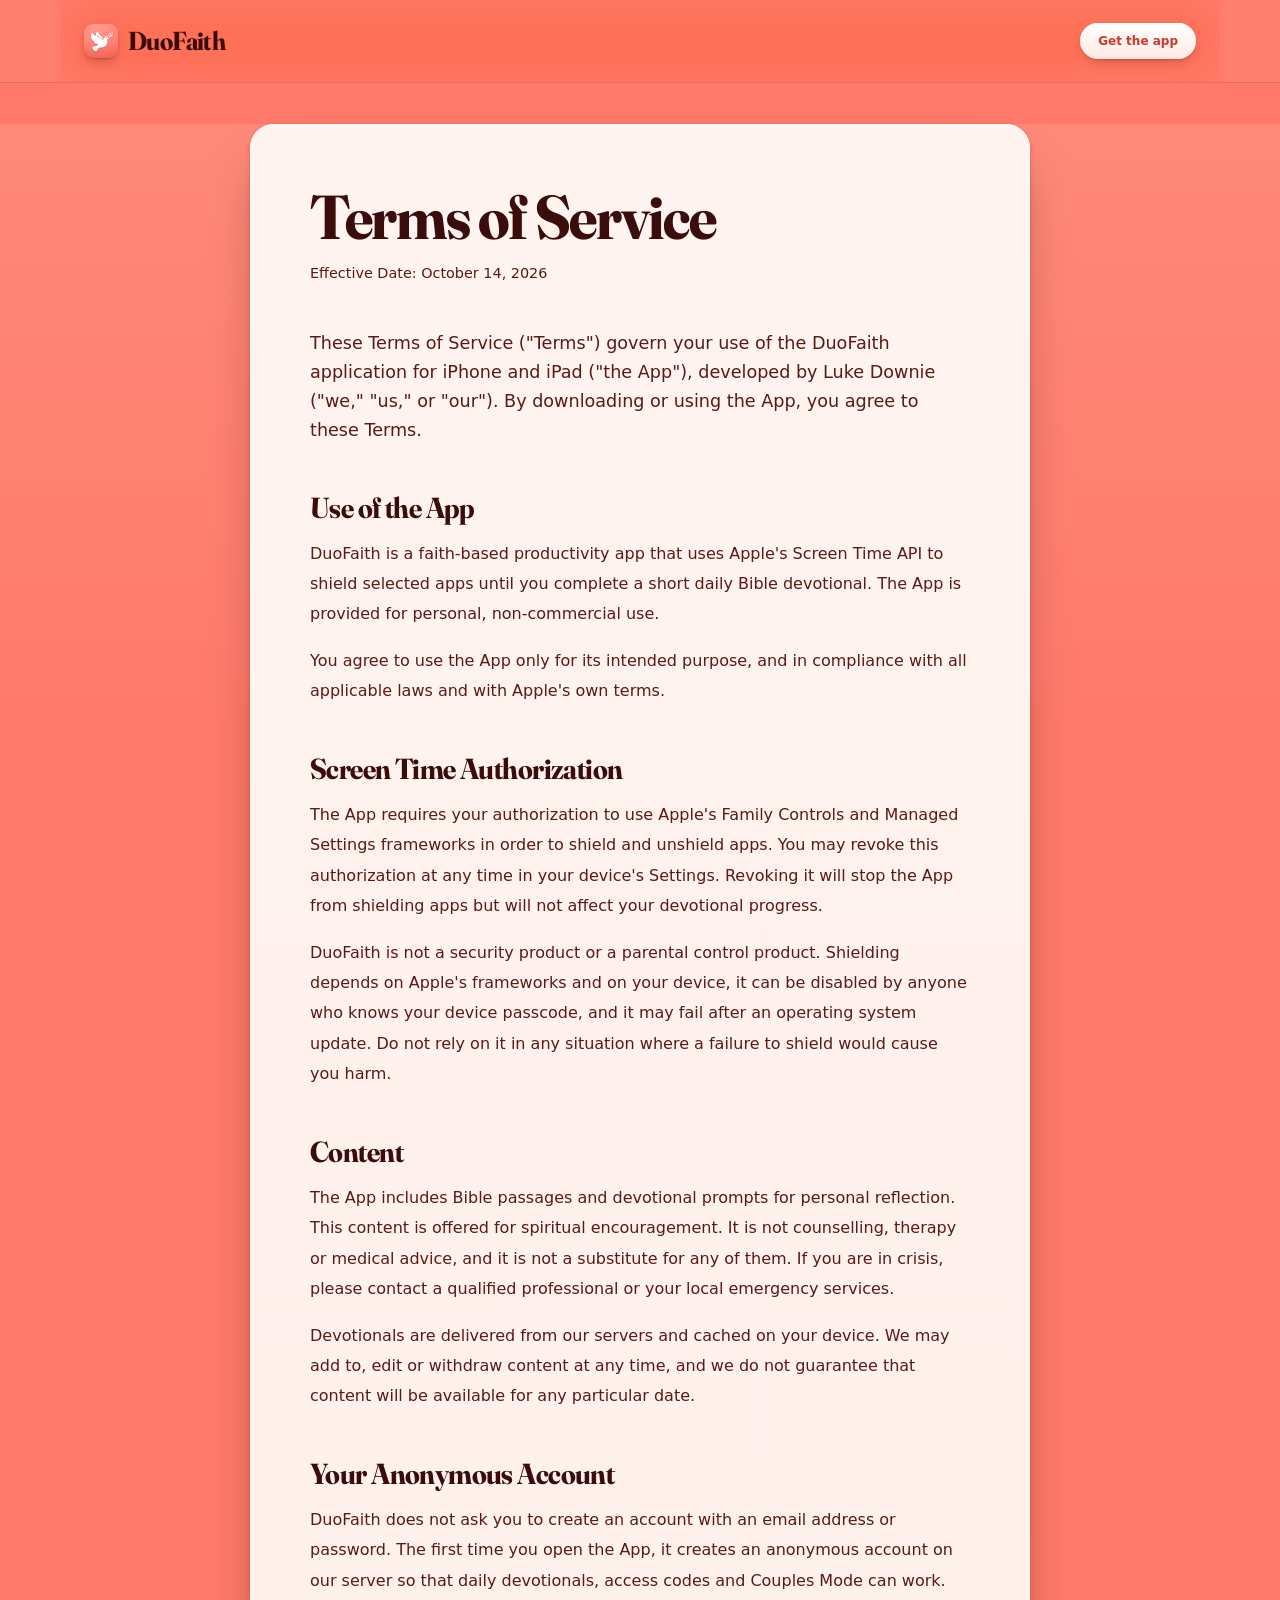
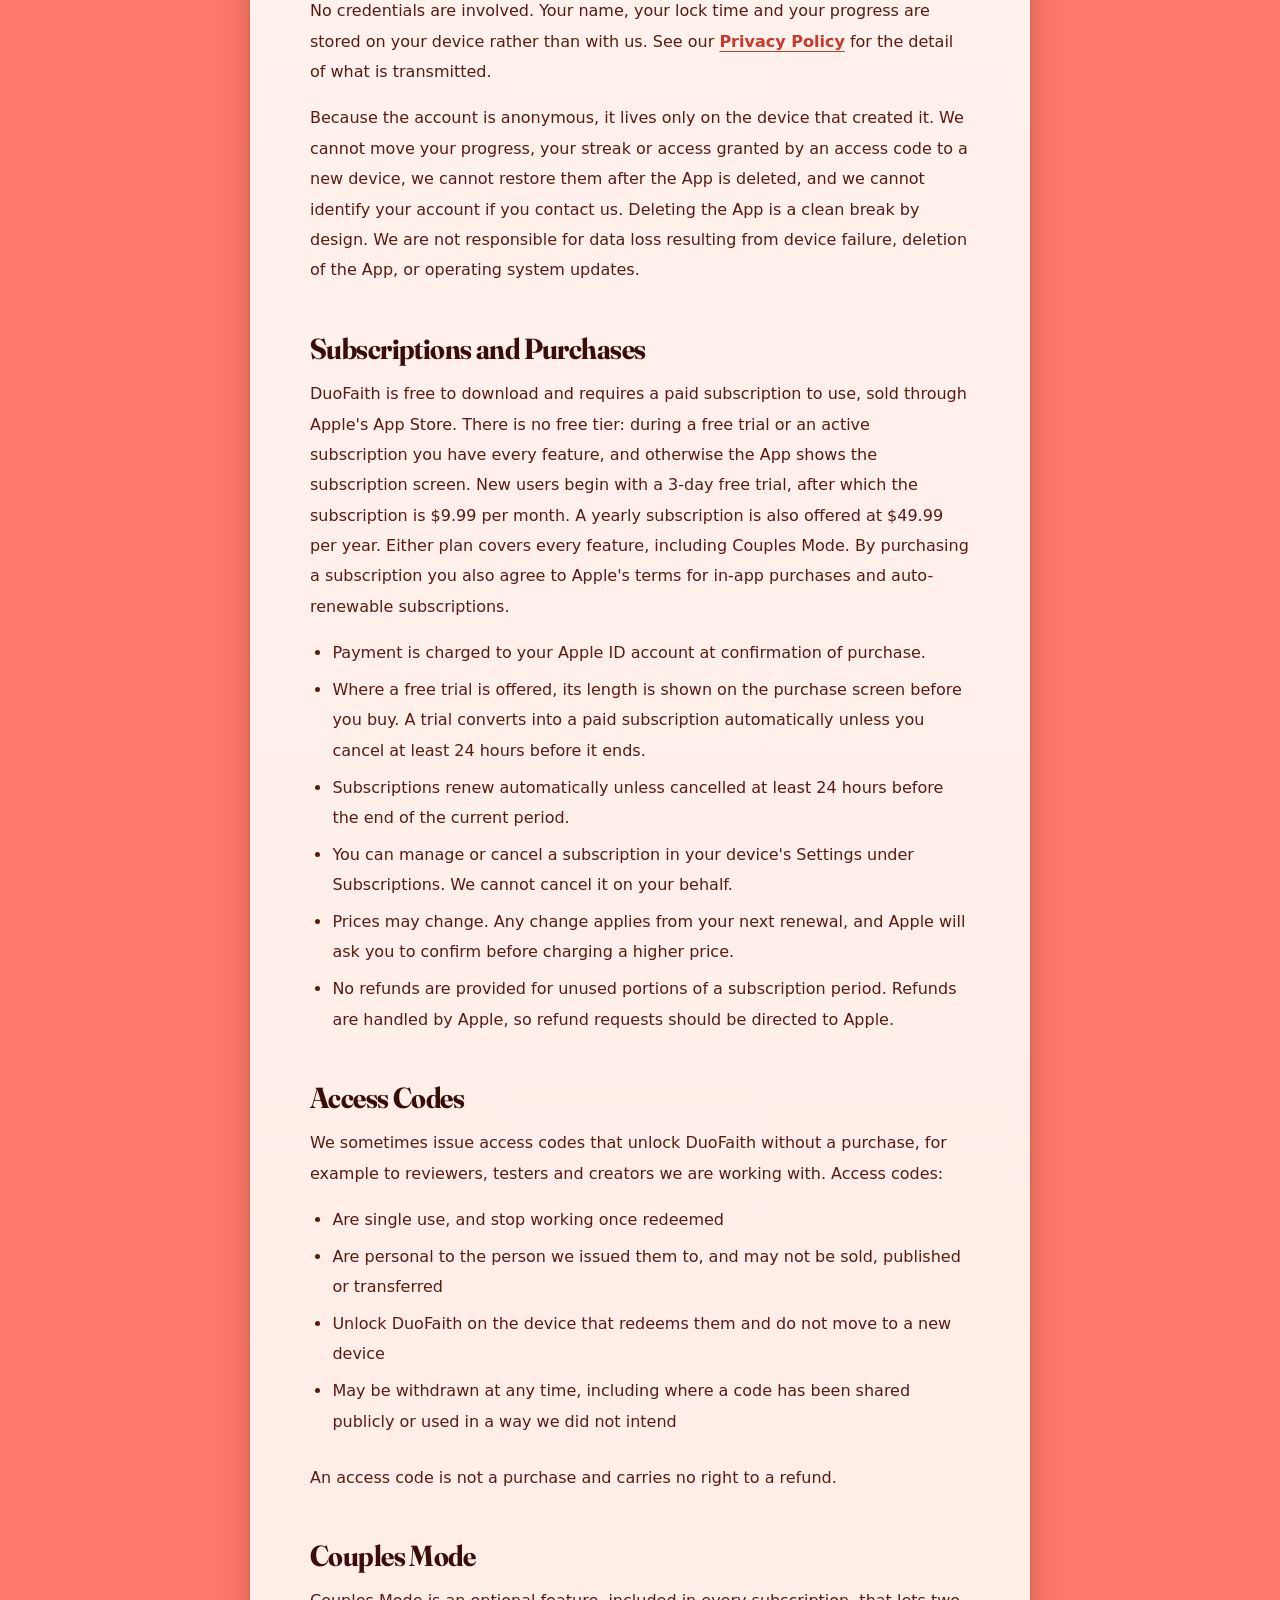
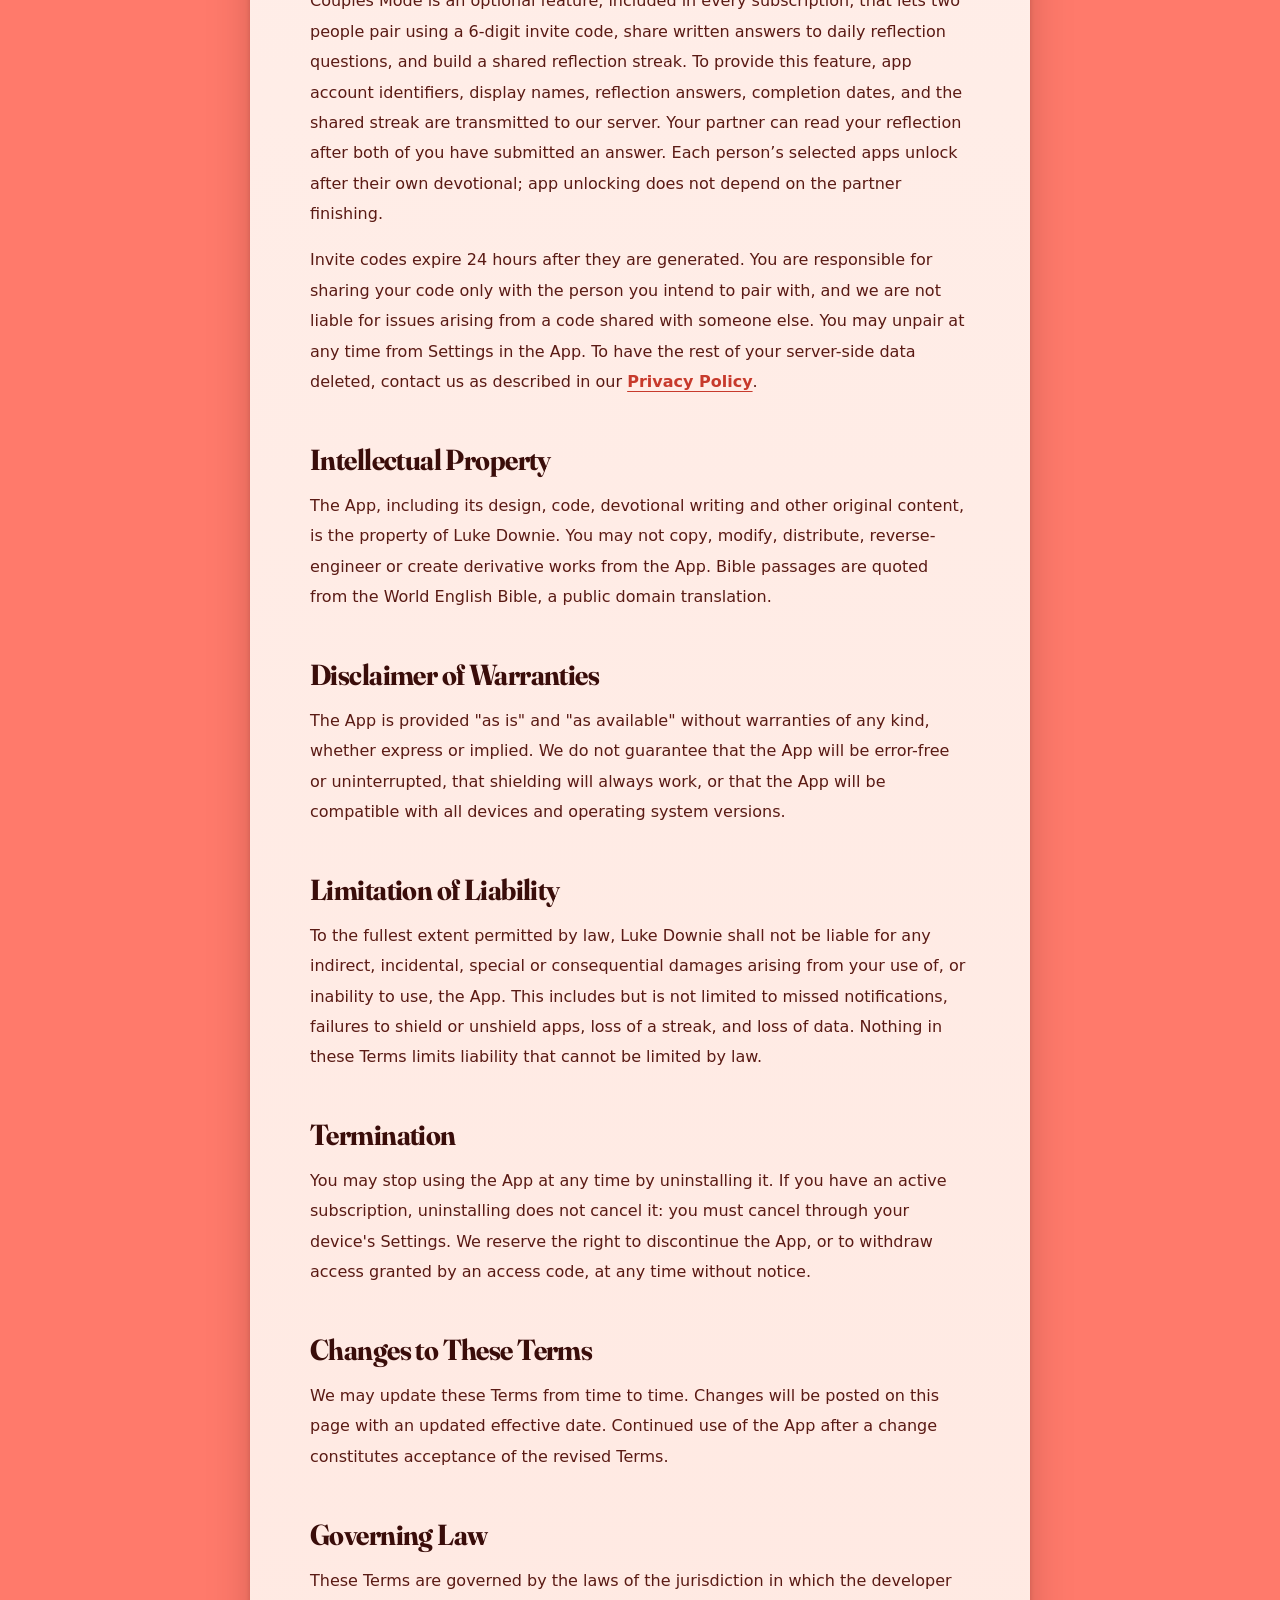
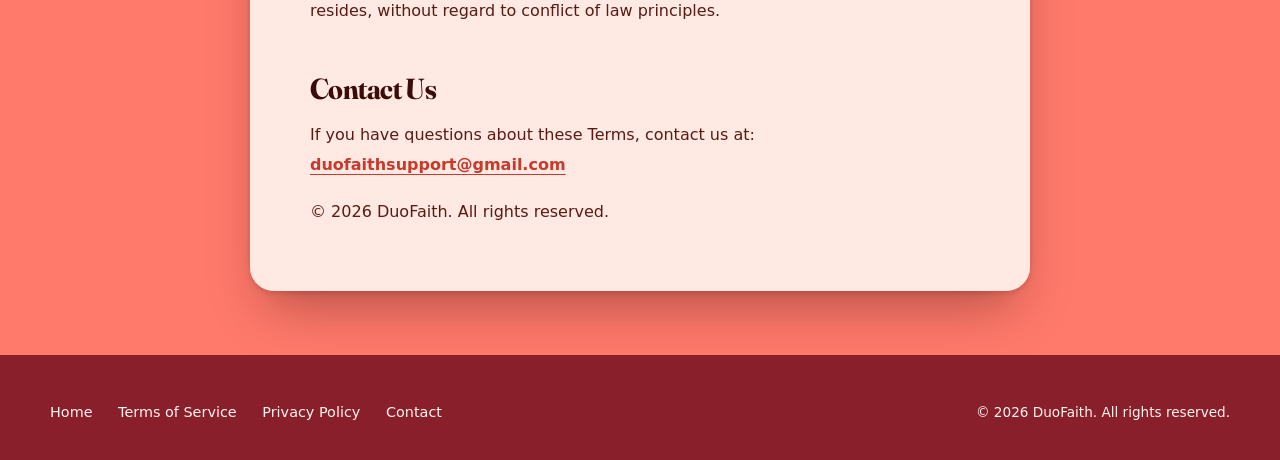
<file: terms.html>
<!DOCTYPE html>
<html lang="en">
<head>
  <meta charset="UTF-8">
  <meta name="viewport" content="width=device-width, initial-scale=1.0">
  <title>Terms of Service - DuoFaith</title>
  <meta name="description" content="The Terms of Service for DuoFaith, the Bible app blocker for iPhone and iPad. Covers Screen Time authorization, subscriptions, content and the limits of app shielding.">
  <link rel="icon" href="/img/duofaith-favicon-32.png" sizes="32x32" type="image/png"><link rel="icon" href="/img/duofaith-favicon-64.png" sizes="64x64" type="image/png"><link rel="icon" href="/img/duofaith-favicon-192.png" sizes="192x192" type="image/png"><link rel="apple-touch-icon" href="/img/duofaith-touch-icon.png">
  <link rel="canonical" href="https://duofaith.com/terms.html">
  <meta name="theme-color" content="#FF7A6B">
  <style>
    *, *::before, *::after { margin: 0; padding: 0; box-sizing: border-box; }

    :root {
      --bg: #040404;
      --white: #ffffff;
      --dim: rgba(255,255,255,0.62);
      --faint: rgba(255,255,255,0.38);
      --line: rgba(255,255,255,0.10);
      --line-soft: rgba(255,255,255,0.06);
      --gold: #E0B450;
      --font: system-ui, -apple-system, "Segoe UI", Roboto, "Helvetica Neue", sans-serif;
    }

    html { scroll-behavior: smooth; -webkit-text-size-adjust: 100%; }

    body {
      font-family: var(--font);
      background: var(--bg);
      color: var(--white);
      -webkit-font-smoothing: antialiased;
      -moz-osx-font-smoothing: grayscale;
    }
    ::selection { background: rgba(224,180,80,0.3); }

    /* ── NAV ── */
    .nav {
      position: fixed;
      top: 1.1rem; left: 50%;
      transform: translateX(-50%);
      z-index: 200;
      width: calc(100% - 2rem);
      max-width: 1240px;
    }
    .nav-inner {
      display: flex; align-items: center; justify-content: space-between;
      gap: 1rem;
      padding: 0.55rem 0.55rem 0.55rem 1.35rem;
      border-radius: 100px;
      background: rgba(18,18,20,0.72);
      backdrop-filter: blur(22px) saturate(160%);
      -webkit-backdrop-filter: blur(22px) saturate(160%);
      border: 1px solid var(--line);
    }
    .brand {
      display: flex; align-items: center; gap: 0.6rem;
      text-decoration: none; color: var(--white);
    }
    .brand img { width: 30px; height: 30px; border-radius: 8px; display: block; }
    .brand span { font-size: 1.12rem; font-weight: 700; letter-spacing: -0.02em; }
    .nav-cta {
      background: var(--white); color: #050505;
      padding: 0.72rem 1.5rem; border-radius: 100px;
      font-size: 0.92rem; font-weight: 600;
      text-decoration: none; white-space: nowrap;
      transition: transform .18s ease, box-shadow .25s ease;
    }
    .nav-cta:hover { transform: translateY(-1px); box-shadow: 0 8px 26px rgba(255,255,255,0.18); }

    /* ── LEGAL BODY ── */
    .legal {
      max-width: 720px;
      margin: 0 auto;
      padding: 9rem 2rem 5rem;
    }
    .legal h1 {
      font-size: clamp(2.2rem, 6vw, 3.1rem);
      font-weight: 700;
      letter-spacing: -0.03em;
      line-height: 1.05;
      margin-bottom: 0.7rem;
    }
    .legal .effective {
      font-size: 0.9rem;
      color: var(--faint);
      margin-bottom: 2.6rem;
    }
    .legal .intro {
      font-size: 1.1rem;
      line-height: 1.65;
      color: var(--dim);
      margin-bottom: 2.6rem;
    }
    .legal h2 {
      font-size: 1.35rem;
      font-weight: 600;
      letter-spacing: -0.02em;
      color: var(--white);
      margin-top: 2.8rem;
      margin-bottom: 0.85rem;
    }
    .legal p {
      font-size: 1rem;
      line-height: 1.75;
      margin-bottom: 1rem;
      color: var(--dim);
    }
    .legal ul {
      margin: 0.6rem 0 1.6rem 1.4rem;
      font-size: 1rem;
      line-height: 1.75;
      color: var(--dim);
    }
    .legal ul li { margin-bottom: 0.4rem; }
    .legal a { color: var(--gold); text-decoration: none; }
    .legal a:hover { text-decoration: underline; }

    /* ── FOOTER ── */
    footer {
      border-top: 1px solid var(--line-soft);
      padding: 3rem 2rem 2.5rem;
    }
    .foot-inner {
      max-width: 1180px; margin: 0 auto;
      display: flex; justify-content: space-between; align-items: center;
      gap: 1rem; flex-wrap: wrap;
      font-size: 0.85rem; color: var(--faint);
    }
    .f-links { display: flex; gap: 1.6rem; flex-wrap: wrap; }
    .f-links a {
      font-size: 0.9rem; color: rgba(255,255,255,0.7);
      text-decoration: none; transition: color .2s;
    }
    .f-links a:hover { color: var(--white); }

    @media (max-width: 680px) {
      .nav { top: 0.7rem; width: calc(100% - 1.4rem); }
      .nav-inner { padding: 0.5rem 0.5rem 0.5rem 1.1rem; }
      .nav-cta { padding: 0.65rem 1.2rem; font-size: 0.87rem; }
      .legal { padding: 7.5rem 1.35rem 3.5rem; }
      .foot-inner { flex-direction: column; align-items: flex-start; }
    }
  </style>
<link rel="preload" href="/fonts/fraunces-latin-full-normal.woff2" as="font" type="font/woff2" crossorigin><link rel="stylesheet" href="/refresh.css">
</head>
<body>

  <header class="nav">
    <div class="nav-inner">
      <a href="index.html" class="brand">
        <img src="/img/duofaith-icon-256.png" alt="" width="128" height="128">
        <span>DuoFaith</span>
      </a>
      <a href="https://apps.apple.com/us/app/duofaith-bible-app-blocker/id6792354251" class="nav-cta" target="_blank" rel="noopener">Get the app</a>
    </div>
  </header>

  <main class="legal">
    <h1>Terms of Service</h1>
    <p class="effective">Effective Date: October 14, 2026</p>

    <p class="intro">These Terms of Service ("Terms") govern your use of the DuoFaith application for iPhone and iPad ("the App"), developed by Luke Downie ("we," "us," or "our"). By downloading or using the App, you agree to these Terms.</p>

    <h2>Use of the App</h2>
    <p>DuoFaith is a faith-based productivity app that uses Apple's Screen Time API to shield selected apps until you complete a short daily Bible devotional. The App is provided for personal, non-commercial use.</p>
    <p>You agree to use the App only for its intended purpose, and in compliance with all applicable laws and with Apple's own terms.</p>

    <h2>Screen Time Authorization</h2>
    <p>The App requires your authorization to use Apple's Family Controls and Managed Settings frameworks in order to shield and unshield apps. You may revoke this authorization at any time in your device's Settings. Revoking it will stop the App from shielding apps but will not affect your devotional progress.</p>
    <p>DuoFaith is not a security product or a parental control product. Shielding depends on Apple's frameworks and on your device, it can be disabled by anyone who knows your device passcode, and it may fail after an operating system update. Do not rely on it in any situation where a failure to shield would cause you harm.</p>

    <h2>Content</h2>
    <p>The App includes Bible passages and devotional prompts for personal reflection. This content is offered for spiritual encouragement. It is not counselling, therapy or medical advice, and it is not a substitute for any of them. If you are in crisis, please contact a qualified professional or your local emergency services.</p>
    <p>Devotionals are delivered from our servers and cached on your device. We may add to, edit or withdraw content at any time, and we do not guarantee that content will be available for any particular date.</p>

    <h2>Your Anonymous Account</h2>
    <p>DuoFaith does not ask you to create an account with an email address or password. The first time you open the App, it creates an anonymous account on our server so that daily devotionals, access codes and Couples Mode can work. No credentials are involved. Your name, your lock time and your progress are stored on your device rather than with us. See our <a href="privacy.html">Privacy Policy</a> for the detail of what is transmitted.</p>
    <p>Because the account is anonymous, it lives only on the device that created it. We cannot move your progress, your streak or access granted by an access code to a new device, we cannot restore them after the App is deleted, and we cannot identify your account if you contact us. Deleting the App is a clean break by design. We are not responsible for data loss resulting from device failure, deletion of the App, or operating system updates.</p>

    <h2>Subscriptions and Purchases</h2>
    <p>DuoFaith is free to download and requires a paid subscription to use, sold through Apple's App Store. There is no free tier: during a free trial or an active subscription you have every feature, and otherwise the App shows the subscription screen. New users begin with a 3-day free trial, after which the subscription is $9.99 per month. A yearly subscription is also offered at $49.99 per year. Either plan covers every feature, including Couples Mode. By purchasing a subscription you also agree to Apple's terms for in-app purchases and auto-renewable subscriptions.</p>
    <ul>
      <li>Payment is charged to your Apple ID account at confirmation of purchase.</li>
      <li>Where a free trial is offered, its length is shown on the purchase screen before you buy. A trial converts into a paid subscription automatically unless you cancel at least 24 hours before it ends.</li>
      <li>Subscriptions renew automatically unless cancelled at least 24 hours before the end of the current period.</li>
      <li>You can manage or cancel a subscription in your device's Settings under Subscriptions. We cannot cancel it on your behalf.</li>
      <li>Prices may change. Any change applies from your next renewal, and Apple will ask you to confirm before charging a higher price.</li>
      <li>No refunds are provided for unused portions of a subscription period. Refunds are handled by Apple, so refund requests should be directed to Apple.</li>
    </ul>

    <h2>Access Codes</h2>
    <p>We sometimes issue access codes that unlock DuoFaith without a purchase, for example to reviewers, testers and creators we are working with. Access codes:</p>
    <ul>
      <li>Are single use, and stop working once redeemed</li>
      <li>Are personal to the person we issued them to, and may not be sold, published or transferred</li>
      <li>Unlock DuoFaith on the device that redeems them and do not move to a new device</li>
      <li>May be withdrawn at any time, including where a code has been shared publicly or used in a way we did not intend</li>
    </ul>
    <p>An access code is not a purchase and carries no right to a refund.</p>

    <h2>Couples Mode</h2>
    <p>Couples Mode is an optional feature, included in every subscription, that lets two people pair using a 6-digit invite code, share written answers to daily reflection questions, and build a shared reflection streak. To provide this feature, app account identifiers, display names, reflection answers, completion dates, and the shared streak are transmitted to our server. Your partner can read your reflection after both of you have submitted an answer. Each person’s selected apps unlock after their own devotional; app unlocking does not depend on the partner finishing.</p>
    <p>Invite codes expire 24 hours after they are generated. You are responsible for sharing your code only with the person you intend to pair with, and we are not liable for issues arising from a code shared with someone else. You may unpair at any time from Settings in the App. To have the rest of your server-side data deleted, contact us as described in our <a href="privacy.html">Privacy Policy</a>.</p>

    <h2>Intellectual Property</h2>
    <p>The App, including its design, code, devotional writing and other original content, is the property of Luke Downie. You may not copy, modify, distribute, reverse-engineer or create derivative works from the App. Bible passages are quoted from the World English Bible, a public domain translation.</p>

    <h2>Disclaimer of Warranties</h2>
    <p>The App is provided "as is" and "as available" without warranties of any kind, whether express or implied. We do not guarantee that the App will be error-free or uninterrupted, that shielding will always work, or that the App will be compatible with all devices and operating system versions.</p>

    <h2>Limitation of Liability</h2>
    <p>To the fullest extent permitted by law, Luke Downie shall not be liable for any indirect, incidental, special or consequential damages arising from your use of, or inability to use, the App. This includes but is not limited to missed notifications, failures to shield or unshield apps, loss of a streak, and loss of data. Nothing in these Terms limits liability that cannot be limited by law.</p>

    <h2>Termination</h2>
    <p>You may stop using the App at any time by uninstalling it. If you have an active subscription, uninstalling does not cancel it: you must cancel through your device's Settings. We reserve the right to discontinue the App, or to withdraw access granted by an access code, at any time without notice.</p>

    <h2>Changes to These Terms</h2>
    <p>We may update these Terms from time to time. Changes will be posted on this page with an updated effective date. Continued use of the App after a change constitutes acceptance of the revised Terms.</p>

    <h2>Governing Law</h2>
    <p>These Terms are governed by the laws of the jurisdiction in which the developer resides, without regard to conflict of law principles.</p>

    <h2>Contact Us</h2>
    <p>If you have questions about these Terms, contact us at:<br>
    <a href="mailto:duofaithsupport@gmail.com">duofaithsupport@gmail.com</a></p>
    <p>&copy; 2026 DuoFaith. All rights reserved.</p>
  </main>

  <footer>
    <div class="foot-inner">
      <div class="f-links">
        <a href="index.html">Home</a>
        <a href="terms.html">Terms of Service</a>
        <a href="privacy.html">Privacy Policy</a>
        <a href="mailto:duofaithsupport@gmail.com">Contact</a>
      </div>
      <p>&copy; 2026 DuoFaith. All rights reserved.</p>
    </div>
  </footer>

</body>
</html>
</file>
<file: styles.css>
/* DuoFaith homepage, rebuilt.
   Structure from two references: Paired (paired.com) for the hero, the floating
   pill nav, the white sheet that rises over the hero, and the pinned deck of tinted
   cards that changes as you scroll; Streaks (streaksapp.com) for the bottom half —
   short centred statements over rows of devices, a tinted band, and a solid coral
   footer with the App Store badge.
   Palette: white page, the app's coral (Clean.page) as the accent, and highlighter
   stripes in that coral behind the words that matter. */

@font-face{font-family:'Fraunces';src:url('/fonts/fraunces-latin-full-normal.woff2') format('woff2');font-weight:100 900;font-style:normal;font-display:swap}
@font-face{font-family:'Fraunces';src:url('/fonts/fraunces-latin-wonk-italic.woff2') format('woff2');font-weight:100 900;font-style:italic;font-display:swap}

:root{
  color-scheme:light;
  --white:#fff;
  --ink:#3A0D0A;          /* Clean.ink: 15:1 on white */
  --muted:#7A3A33;        /* 8.5:1 on white */
  --coral:#FF7A6B;        /* Clean.page. Shapes, stripes and the footer only: white text on it fails */
  --coral-deep:#C73A2C;   /* Clean.onAccent. Buttons and coral words: 5.2:1 with white */
  --coral-soft:#FFF1EE;   /* hero wash and tinted bands */
  --stripe:#FF9384;       /* the highlighter */
  /* The deck's card tints, all from the coral family so the ink stays above 11:1 */
  --tint-1:#FFE3DD; --tint-2:#FFEBDD; --tint-3:#FCE1E7; --tint-4:#FFE8CF;
  --line:rgba(58,13,10,.1);
  --shadow-sm:0 1px 2px rgba(58,13,10,.08),0 4px 12px -4px rgba(58,13,10,.12);
  --shadow-md:0 2px 4px rgba(58,13,10,.06),0 18px 40px -16px rgba(58,13,10,.28);
  --shadow-lg:0 4px 10px rgba(58,13,10,.08),0 40px 80px -30px rgba(58,13,10,.45);
  --serif:'Fraunces',ui-serif,Georgia,serif;
  --sans:-apple-system,BlinkMacSystemFont,system-ui,'Segoe UI',Roboto,'Helvetica Neue',Arial,sans-serif;
  --spring:cubic-bezier(.34,1.56,.64,1);
  --ease:cubic-bezier(.22,.61,.36,1);
  --wrap:min(1180px,calc(100% - 48px));
}
*{box-sizing:border-box}
html{scroll-behavior:smooth;scroll-padding-top:110px}
body{margin:0;background:var(--white);color:var(--ink);font-family:var(--sans);font-size:17px;line-height:1.6;-webkit-font-smoothing:antialiased;overflow-x:clip}
h1,h2,h3,p{margin:0}
img{display:block;max-width:100%;height:auto}
a{color:inherit}
button{font:inherit;color:inherit;cursor:pointer}
h1,h2,h3{font-family:var(--serif);font-weight:600;letter-spacing:-.02em;line-height:1.08;font-variation-settings:'opsz' 144,'SOFT' 50,'WONK' 0;text-wrap:balance}
p{text-wrap:pretty}
.wrap{width:var(--wrap);margin-inline:auto}
.skip{position:fixed;left:16px;top:-80px;z-index:200;background:var(--ink);color:#fff;padding:10px 16px;border-radius:10px}
.skip:focus{top:16px}
:focus-visible{outline:3px solid var(--coral-deep);outline-offset:3px;border-radius:6px}
::selection{background:var(--stripe);color:var(--ink)}
.icon{width:20px;height:20px;fill:none;stroke:currentColor;stroke-width:2;stroke-linecap:round;stroke-linejoin:round;flex-shrink:0}
.sr-only{position:absolute;width:1px;height:1px;overflow:hidden;clip:rect(0 0 0 0);white-space:nowrap}

/* ---------- The highlighter stripe ----------
   A coral band across the lower part of the line, drawn left to right when its
   block scrolls into view. box-decoration-break so a phrase that wraps gets a
   stripe on each line instead of one band across the gap. */
.stripe{
  background-image:linear-gradient(100deg,transparent .6%,var(--stripe) 1.6%,var(--coral) 97%,transparent 99%);
  background-repeat:no-repeat;background-position:0 86%;background-size:100% 40%;
  -webkit-box-decoration-break:clone;box-decoration-break:clone;padding-inline:.08em}
.js .stripe{background-size:0% 40%;transition:background-size 1s var(--ease) .25s}
.js .in .stripe,.js .stripe.in{background-size:100% 40%}

/* ---------- Buttons ---------- */
.btn{display:inline-flex;align-items:center;justify-content:center;gap:10px;min-height:52px;padding:0 26px;border-radius:999px;
  background:var(--coral-deep);color:#fff;font-weight:650;font-size:16px;text-decoration:none;border:0;
  box-shadow:inset 0 1px 0 rgba(255,255,255,.22),0 2px 4px rgba(58,13,10,.18),0 10px 22px -10px rgba(199,58,44,.7);
  transition:transform .25s var(--spring),box-shadow .25s ease}
.btn:hover{transform:translateY(-2px) scale(1.02);box-shadow:inset 0 1px 0 rgba(255,255,255,.22),0 3px 6px rgba(58,13,10,.2),0 16px 30px -12px rgba(199,58,44,.8)}
.btn-sm{min-height:44px;padding:0 20px;font-size:15px}
.store-badge{--h:56px;display:inline-flex;align-items:center;gap:calc(var(--h)*.18);height:var(--h);padding:0 calc(var(--h)*.3) 0 calc(var(--h)*.24);
  background:#000;color:#fff;border-radius:calc(var(--h)*.2);text-decoration:none;box-shadow:var(--shadow-md);transition:transform .25s var(--spring)}
.store-badge:hover{transform:translateY(-2px) scale(1.02)}
.store-badge svg{width:calc(var(--h)*.42);height:calc(var(--h)*.5);fill:currentColor}
.store-badge small{display:block;font-size:calc(var(--h)*.2);line-height:1.1}
.store-badge b{display:block;font-size:calc(var(--h)*.42);font-weight:550;line-height:1.1;letter-spacing:-.015em}

/* ---------- Floating pill nav (Paired) ---------- */
.nav{position:fixed;top:16px;left:50%;z-index:100;width:min(1180px,calc(100% - 32px));transform:translateX(-50%);
  display:flex;align-items:center;justify-content:space-between;gap:20px;padding:10px 10px 10px 20px;
  background:rgba(255,255,255,.92);-webkit-backdrop-filter:blur(16px);backdrop-filter:blur(16px);
  border:1px solid var(--line);border-radius:999px;transition:box-shadow .3s ease}
.nav.is-scrolled{box-shadow:var(--shadow-md)}
.logo{display:inline-flex;align-items:center;gap:10px;text-decoration:none;font-family:var(--serif);font-weight:700;font-size:23px;letter-spacing:-.02em}
.logo img{width:34px;height:34px;border-radius:9px;box-shadow:var(--shadow-sm)}
.nav-links{display:flex;align-items:center;gap:30px;margin-left:auto}
.nav-links a{font-size:15px;font-weight:500;text-decoration:none;position:relative}
.nav-links a:after{content:'';position:absolute;left:0;right:0;bottom:-4px;height:3px;border-radius:3px;background:var(--coral);transform:scaleX(0);transform-origin:left;transition:transform .3s var(--ease)}
.nav-links a:hover:after{transform:scaleX(1)}

/* ---------- Hero (Paired) ---------- */
.hero{position:relative;overflow:hidden;background:var(--coral-soft);padding:150px 0 140px}
/* Coral shapes behind everything: one big soft disc and two tilted stripes. */
.hero:before{content:'';position:absolute;width:760px;height:760px;right:-160px;top:-120px;border-radius:50%;
  background:radial-gradient(circle at 40% 40%,#FFC9BF,rgba(255,201,191,0) 68%)}
.hero-stripes{position:absolute;inset:0;pointer-events:none}
.hero-stripes span{position:absolute;height:22px;border-radius:22px;background:var(--coral);opacity:.16;transform:rotate(-14deg)}
.hero-stripes span:nth-child(1){width:420px;left:-80px;bottom:120px}
.hero-stripes span:nth-child(2){width:260px;left:38%;top:110px;opacity:.12}
.hero-stripes span:nth-child(3){width:340px;right:-60px;bottom:60px;opacity:.2}
.hero-grid{position:relative;display:grid;grid-template-columns:1.05fr .95fr;gap:40px;align-items:center}
.pill{display:inline-flex;align-items:center;gap:8px;padding:7px 14px;border-radius:999px;background:#fff;box-shadow:var(--shadow-sm);
  font-size:13px;font-weight:650;letter-spacing:.02em;color:var(--coral-deep)}
.pill .dot{width:8px;height:8px;border-radius:50%;background:var(--coral);box-shadow:0 0 0 4px rgba(255,122,107,.25)}
.hero h1{font-size:clamp(52px,6.6vw,92px);margin:22px 0 22px}
.hero-sub{font-size:19px;color:var(--muted);max-width:30em}
.hero-cta{display:flex;align-items:center;gap:18px;flex-wrap:wrap;margin-top:34px}
.hero-note{font-size:14px;color:var(--muted)}
.hero-note b{color:var(--ink)}

/* The stage: a phone with app moments floating round it, the way Paired's hero
   hangs its cards off the illustration. */
.stage{position:relative;height:620px}
.stage-blob{position:absolute;left:50%;top:50%;width:420px;height:420px;margin:-210px 0 0 -210px;border-radius:38% 62% 55% 45%/48% 42% 58% 52%;
  background:linear-gradient(150deg,#FF9A8C,var(--coral) 55%,#F2604F);box-shadow:var(--shadow-lg)}
.phone{--w:270px;position:relative;width:var(--w);padding:calc(var(--w)*.03);border-radius:calc(var(--w)*.17);
  background:linear-gradient(145deg,#4a4a4f,#1d1d20 40%,#3a3a3e);box-shadow:var(--shadow-lg)}
.phone img{width:100%;border-radius:calc(var(--w)*.14)}
.stage .phone{position:absolute;left:50%;top:50%;transform:translate(-50%,-50%) rotate(4deg)}
.float{position:absolute;z-index:3;display:flex;align-items:center;gap:10px;padding:12px 16px;background:#fff;border-radius:18px;
  box-shadow:var(--shadow-md);font-size:14px;font-weight:600;line-height:1.3;white-space:nowrap}
.float small{display:block;font-weight:500;color:var(--muted);font-size:12px}
.float .chip{display:grid;place-items:center;width:36px;height:36px;border-radius:12px;background:var(--tint-1);color:var(--coral-deep)}
.float .chip .icon{width:19px;height:19px}
.f1{left:-2%;top:16%}
.f2{right:-4%;top:8%}
.f3{left:2%;bottom:14%}
.f4{right:0;bottom:22%}
.f2 .chip{background:var(--coral);color:#fff}
.spark{position:absolute;z-index:2;width:26px;height:26px;color:var(--coral)}
.spark.s1{right:16%;top:2%}.spark.s2{left:12%;bottom:4%;width:18px;height:18px}.spark.s3{right:6%;bottom:6%;width:20px;height:20px;color:#fff}

/* Entrance, then a slow drift: each card pops in on a spring, staggered, and from
   then on bobs on its own period so they never move in step. */
@media(prefers-reduced-motion:no-preference){
  .js .hero-copy>*{opacity:0;transform:translateY(18px);animation:rise .8s var(--ease) forwards}
  .js .hero-copy>*:nth-child(2){animation-delay:.08s}.js .hero-copy>*:nth-child(3){animation-delay:.16s}.js .hero-copy>*:nth-child(4){animation-delay:.24s}
  .js .stage-blob{animation:blob-in 1s var(--spring) .1s both,morph 14s ease-in-out 1.2s infinite alternate}
  .js .stage .phone{animation:phone-in 1s var(--spring) .25s both}
  .js .float{animation:pop .7s var(--spring) both,bob 6s ease-in-out infinite}
  .js .f1{animation-delay:.7s,1.4s}.js .f2{animation-delay:.85s,2s;animation-duration:.7s,7s}
  .js .f3{animation-delay:1s,1.7s;animation-duration:.7s,5.5s}.js .f4{animation-delay:1.15s,2.3s;animation-duration:.7s,6.5s}
  .js .spark{animation:twinkle 2.8s ease-in-out infinite}.js .spark.s2{animation-delay:1s}.js .spark.s3{animation-delay:1.8s}
  .js .hero-stripes span{animation:slide 1.2s var(--ease) both}
  .js .hero-stripes span:nth-child(2){animation-delay:.2s}.js .hero-stripes span:nth-child(3){animation-delay:.35s}
}
@keyframes rise{to{opacity:1;transform:none}}
@keyframes blob-in{from{transform:scale(.4) rotate(-20deg);opacity:0}}
@keyframes morph{to{border-radius:58% 42% 40% 60%/42% 60% 40% 58%;transform:rotate(12deg)}}
@keyframes phone-in{from{opacity:0;transform:translate(-50%,-38%) rotate(14deg) scale(.9)}}
@keyframes pop{from{opacity:0;transform:scale(.5) translateY(20px)}}
@keyframes bob{50%{translate:0 -10px}}
@keyframes twinkle{50%{transform:scale(.55) rotate(45deg);opacity:.5}}
@keyframes slide{from{transform:rotate(-14deg) translateX(-60px);opacity:0}}

/* ---------- The white sheet that rises over the hero (Paired) ---------- */
.sheet{position:relative;z-index:2;margin-top:-56px;background:var(--white);border-radius:56px 56px 0 0;padding-top:64px}

/* ---------- Facts row (in place of Paired's awards; nothing invented) ---------- */
.facts{display:flex;justify-content:center;gap:clamp(24px,6vw,90px);flex-wrap:wrap}
.fact{display:flex;align-items:center;gap:14px;font-weight:600;font-size:15px;line-height:1.35}
.fact .chip{display:grid;place-items:center;width:48px;height:48px;border-radius:16px;background:var(--tint-1);color:var(--coral-deep)}
.fact small{display:block;font-weight:500;color:var(--muted);font-size:13px}

/* ---------- Section heads ---------- */
.head{text-align:center;max-width:780px;margin:0 auto}
.head h2{font-size:clamp(38px,4.6vw,60px)}
.head p{font-size:18px;color:var(--muted);margin-top:18px}
.kicker{display:inline-block;font-size:13px;font-weight:700;letter-spacing:.14em;text-transform:uppercase;color:var(--coral-deep);margin-bottom:16px}

/* ---------- The deck (Paired) ----------
   A tall track with a sticky stage. Scroll position picks the card; the tabs light
   up with it and also jump to it. The card in front is flat, the next one peeks out
   behind it tilted, and the ones already seen lift away. */
.how{padding-top:120px}
.tabs{display:flex;justify-content:center;gap:12px;flex-wrap:wrap;margin:34px 0 0}
.tab{display:inline-flex;align-items:center;gap:9px;padding:10px 18px 10px 12px;border-radius:999px;border:2px solid transparent;
  font-weight:650;font-size:15px;transition:border-color .3s,transform .3s var(--spring),box-shadow .3s}
.tab .num{display:grid;place-items:center;width:28px;height:28px;border-radius:50%;background:#fff;font-size:13px;color:var(--coral-deep)}
.tab[data-i="0"]{background:var(--tint-1)}.tab[data-i="1"]{background:var(--tint-2)}.tab[data-i="2"]{background:var(--tint-3)}.tab[data-i="3"]{background:var(--tint-4)}
.tab:hover{transform:translateY(-2px)}
.tab.active{border-color:var(--coral-deep);box-shadow:var(--shadow-sm)}
.deck-track{position:relative;height:340vh;margin-top:10px}
.deck-sticky{position:sticky;top:96px;height:calc(100vh - 110px);min-height:560px;display:flex;flex-direction:column;justify-content:center}
.deck{position:relative;height:min(560px,calc(100vh - 230px));min-height:440px;margin-top:28px}
.card{position:absolute;inset:0;display:grid;grid-template-columns:1fr 1fr;align-items:center;gap:40px;padding:0 72px;border-radius:44px;overflow:hidden;
  transition:transform .75s var(--spring),opacity .5s ease,box-shadow .5s ease;transform-origin:50% 100%;will-change:transform}
.card[data-i="0"]{background:var(--tint-1)}.card[data-i="1"]{background:var(--tint-2)}.card[data-i="2"]{background:var(--tint-3)}.card[data-i="3"]{background:var(--tint-4)}
.card.is-active{z-index:3;transform:none;opacity:1;box-shadow:var(--shadow-md)}
.card.is-next{z-index:2;transform:translate(-14px,22px) rotate(-3.2deg) scale(.985);opacity:1}
.card.is-later{z-index:1;transform:translate(-14px,22px) rotate(-3.2deg) scale(.985);opacity:0}
.card.is-past{z-index:4;transform:translateY(-70px) rotate(2deg) scale(.96);opacity:0;pointer-events:none}
.card.is-next>*,.card.is-later>*{visibility:hidden}
.card h3{font-size:clamp(32px,3.4vw,48px)}
.card p{font-size:18px;color:var(--muted);margin:18px 0 30px;max-width:28em}
.card-art{position:relative;align-self:stretch;display:flex;align-items:flex-end;justify-content:center}
.card-art .phone{--w:250px;transform:translateY(16%) rotate(-5deg);transition:transform .9s var(--spring) .1s}
.card:not(.is-active) .card-art .phone{transform:translateY(40%) rotate(4deg)}
.bubble{position:absolute;z-index:2;padding:12px 16px;border-radius:20px 20px 20px 6px;background:#fff;box-shadow:var(--shadow-md);font-weight:650;font-size:14px;
  display:flex;align-items:center;gap:8px;transition:transform .7s var(--spring) .35s,opacity .4s ease .35s}
.bubble .icon{color:var(--coral-deep)}
.card:not(.is-active) .bubble{transform:scale(.4);opacity:0}
.b-left{left:2%;top:26%}.b-right{right:0;top:12%;border-radius:20px 20px 6px 20px}
.b-coral{background:var(--coral-deep);color:#fff}.b-coral .icon{color:#fff}

/* ---------- Streaks-style bottom half ---------- */
.statement{padding:130px 0 0;text-align:center}
.statement h2{font-size:clamp(34px,4vw,54px);max-width:900px;margin:0 auto}
.statement>.wrap>p{font-size:18px;color:var(--muted);max-width:640px;margin:20px auto 0}
.devices{display:flex;justify-content:center;align-items:flex-end;gap:clamp(14px,3vw,40px);margin-top:64px;padding-bottom:20px}
.devices .phone{--w:clamp(150px,19vw,240px)}
.devices figure:nth-child(2) .phone{transform:translateY(-34px)}
.devices figure{margin:0;text-align:center}
.devices figcaption{margin-top:18px;font-size:14px;font-weight:600;color:var(--muted)}
.rule{border:0;border-top:1px solid var(--line);width:var(--wrap);margin:110px auto 0}
.band{margin-top:120px;padding:110px 0 130px;background:var(--coral-soft);position:relative;overflow:hidden}
.band:before{content:'';position:absolute;width:520px;height:26px;border-radius:26px;background:var(--coral);opacity:.15;right:-120px;top:60px;transform:rotate(-14deg)}
.band .tag{display:inline-flex;align-items:center;gap:8px;margin-bottom:22px;padding:7px 14px;border-radius:999px;background:#fff;color:var(--coral-deep);font-weight:700;font-size:13px;letter-spacing:.06em;text-transform:uppercase;box-shadow:var(--shadow-sm)}
.band .tag .icon{width:16px;height:16px}
.band .statement{padding-top:0}
.pairs{display:grid;grid-template-columns:repeat(3,1fr);gap:28px;max-width:980px;margin:60px auto 0;text-align:left}
.pairs li{list-style:none;background:#fff;border-radius:24px;padding:26px;box-shadow:var(--shadow-sm)}
.pairs b{display:block;font-family:var(--serif);font-size:22px;font-weight:600;margin:10px 0 6px;letter-spacing:-.01em}
.pairs span{font-size:15px;color:var(--muted)}
.pairs .n{font-size:13px;font-weight:700;color:var(--coral-deep)}
.pairs-wrap{padding:0}

/* ---------- FAQ ---------- */
.faq{padding:130px 0 120px}
.faq-list{max-width:820px;margin:50px auto 0}
.faq details{border-bottom:1px solid var(--line)}
.faq summary{display:flex;justify-content:space-between;align-items:center;gap:24px;padding:26px 4px;list-style:none;cursor:pointer;font-size:19px;font-weight:600}
.faq summary::-webkit-details-marker{display:none}
.faq .plus{position:relative;flex-shrink:0;width:34px;height:34px;border-radius:50%;background:var(--tint-1);transition:background .3s,transform .4s var(--spring)}
.faq .plus:before,.faq .plus:after{content:'';position:absolute;left:50%;top:50%;width:14px;height:2.5px;margin:-1.25px 0 0 -7px;border-radius:2px;background:var(--coral-deep);transition:transform .4s var(--spring),background .3s}
.faq .plus:after{transform:rotate(90deg)}
.faq details[open] .plus{background:var(--coral-deep);transform:rotate(180deg)}
.faq details[open] .plus:before,.faq details[open] .plus:after{background:#fff}
.faq details[open] .plus:after{transform:rotate(0)}
.faq details p{padding:0 60px 28px 4px;color:var(--muted);font-size:17px}
.faq-foot{text-align:center;margin-top:40px;color:var(--muted)}
.faq-foot a{color:var(--coral-deep);font-weight:650}

/* ---------- Coral footer (Streaks) ---------- */
.footer{background:var(--coral);color:var(--ink);text-align:center;padding:90px 0 50px;position:relative;overflow:hidden}
.footer:before,.footer:after{content:'';position:absolute;height:30px;border-radius:30px;background:#fff;opacity:.18;transform:rotate(-14deg)}
.footer:before{width:460px;left:-120px;top:70px}.footer:after{width:380px;right:-90px;bottom:120px}
.footer h2{font-size:clamp(40px,5vw,66px);position:relative}
.footer .lead{font-size:18px;margin:16px auto 34px;max-width:32em}
.footer .store-badge{box-shadow:0 4px 10px rgba(58,13,10,.25),0 20px 40px -18px rgba(58,13,10,.6)}
.footer .note{font-size:14px;margin-top:16px}
.foot-rule{border:0;border-top:1px solid rgba(58,13,10,.2);margin:70px 0 30px}
.foot-links{display:flex;justify-content:center;gap:28px;flex-wrap:wrap;font-size:15px}
.foot-links a{text-underline-offset:4px}
.foot-small{font-size:13px;margin-top:18px}

/* ---------- Scroll reveal ---------- */
.js .reveal{opacity:0;transform:translateY(28px);transition:opacity .9s var(--ease),transform .9s var(--ease)}
.js .reveal.in{opacity:1;transform:none}
.js .devices.reveal .phone{transform:translateY(60px);transition:transform 1s var(--spring)}
.js .devices.reveal.in figure:nth-child(1) .phone{transform:none;transition-delay:.05s}
.js .devices.reveal.in figure:nth-child(2) .phone{transform:translateY(-34px);transition-delay:.15s}
.js .devices.reveal.in figure:nth-child(3) .phone{transform:none;transition-delay:.25s}

/* ---------- Sticky download bar, phones only ---------- */
.mobile-bar{display:none}

/* ---------- Responsive ---------- */
@media(max-width:1000px){
  .hero-grid{grid-template-columns:1fr;text-align:center}
  .hero-sub{margin-inline:auto}
  .hero-cta{justify-content:center}
  .stage{height:560px;max-width:520px;margin:10px auto 0;width:100%}
  .card{padding:0 40px;gap:20px}
}
@media(max-width:800px){
  .nav-links{display:none}
  .hero{padding:120px 0 110px}
  .hero-sub{font-size:17px}
  .sheet{border-radius:36px 36px 0 0;margin-top:-40px;padding-top:48px}
  .facts{flex-direction:column;align-items:flex-start;max-width:320px;margin:0 auto;gap:18px}
  /* No pinning on phones: the cards become a plain stack you scroll through. */
  .tabs{display:none}
  .deck-track{height:auto}
  .deck-sticky{position:static;height:auto;min-height:0;display:block}
  .deck{height:auto;min-height:0;display:grid;gap:22px}
  .card,.card.is-next,.card.is-later,.card.is-past{position:relative;inset:auto;transform:none;opacity:1;grid-template-columns:1fr;padding:40px 26px 0;border-radius:32px;text-align:center;pointer-events:auto}
  .card>*,.card.is-next>*,.card.is-later>*{visibility:visible}
  .card p{margin-inline:auto}
  /* The top of the screen is the part that says what it is, so the phone sits at
     the top of its slot and the card cuts it off lower down. */
  .card-art{height:340px;overflow:hidden;align-items:flex-start;padding-top:18px}
  .card-art .phone,.card:not(.is-active) .card-art .phone{--w:220px;transform:rotate(-4deg)}
  .b-left{left:0;top:auto;bottom:40px}.b-right{right:0;top:auto;bottom:60px}
  .card:not(.is-active) .bubble{transform:none;opacity:1}
  .devices figure:nth-child(2) .phone,.js .devices.reveal.in figure:nth-child(2) .phone{transform:none}
  .devices{gap:10px}
  .devices figcaption{font-size:12px}
  .pairs{grid-template-columns:1fr}
  .faq summary{font-size:17px}
  .faq details p{padding-right:10px}
  .mobile-bar:not([hidden]){position:fixed;left:12px;right:12px;bottom:12px;z-index:90;display:flex;align-items:center;justify-content:space-between;gap:12px;
    padding:10px 10px 10px 18px;background:rgba(255,255,255,.95);-webkit-backdrop-filter:blur(14px);backdrop-filter:blur(14px);border:1px solid var(--line);border-radius:999px;box-shadow:var(--shadow-md)}
  .mobile-bar span{font-size:13px;line-height:1.3;color:var(--muted)}
  .mobile-bar b{display:block;color:var(--ink);font-size:15px}
  .footer{padding-bottom:110px}
}
@media(max-width:560px){
  .wrap{width:calc(100% - 32px)}
  .nav .btn-sm{padding:0 16px;font-size:14px}
  .hero h1{font-size:min(14vw,60px)}
  .stage{height:470px}
  .stage .phone{--w:210px}
  .stage-blob{width:300px;height:300px;margin:-150px 0 0 -150px}
  .float{padding:9px 12px;font-size:12px;border-radius:14px}
  .float .chip{width:30px;height:30px;border-radius:10px}
  .f1{left:0;top:10%}.f2{right:0;top:2%}.f3{left:0;bottom:12%}.f4{right:0;bottom:24%}
  .devices figure:nth-child(3){display:none}
  .devices .phone{--w:42vw}
  .faq details p{padding-right:0}
}
@media(prefers-reduced-motion:reduce){
  html{scroll-behavior:auto}
  *,*:before,*:after{animation:none!important;transition:none!important}
  .js .reveal{opacity:1;transform:none}
  .js .stripe{background-size:100% 40%}
}
</file>
<file: refresh.css>
/* Legal-page styling, matched to the current DuoFaith website. */
/* privacy.html and terms.html load only this file, not home.css, so the display
   face has to be declared again here or they would be the one corner of the site
   still set in the system serif. Same two files, same cache entry. */
@font-face {
  font-family: 'Fraunces';
  src: url('/fonts/fraunces-latin-full-normal.woff2') format('woff2');
  font-weight: 100 900; font-style: normal; font-display: swap;
}
@font-face {
  font-family: 'Fraunces';
  src: url('/fonts/fraunces-latin-wonk-italic.woff2') format('woff2');
  font-weight: 100 900; font-style: italic; font-display: swap;
}
/* The coral look from home.css, with the variable names the pages' own inline
   styles already use. The policy itself is long reading, and the app never sets
   long reading on the coral: it goes on the cream paper, the inside of the book,
   where the ink is 15:1. So the page is coral and the text sits on a paper sheet. */
:root {
  color-scheme: light;
  --bg: #FF7A6B;
  --paper: #FFF4F0;
  --paper-low: #FFE9E2;
  --white: #3A0D0A;      /* the ink; the name survives from the dark site */
  --cream: #3A0D0A;
  --dim: #5A1A14;
  --faint: #5A1A14;
  --line: rgba(58,13,10,.14);
  --line-soft: rgba(58,13,10,.1);
  --gold: #C73A2C;       /* the red that reads on white and paper: 4.8:1 */
  --night: #8A1F2C;
  --on-night: #FFF4F0;
  --font: -apple-system,BlinkMacSystemFont,system-ui,'Segoe UI',Roboto,'Helvetica Neue',Arial,sans-serif;
  --serif: 'Fraunces',ui-serif,'New York',Georgia,'Times New Roman',serif;
}
/* These headings are set at 700, which in a variable face is a real weight rather
   than a synthesised one — but they still want the display optical size and the
   softened corners the rest of the site uses. `wght` is left out of the settings
   so the 700 above keeps working. */
.brand span, .legal h1, .legal h2 { font-variation-settings: 'opsz' 144, 'SOFT' 24, 'WONK' 1; }
html, body { background: var(--bg); color: var(--white); }
body { background: linear-gradient(180deg, #FF8A7A, var(--bg) 600px) var(--bg); }
::selection { color: var(--paper); background: var(--white); }
.nav { top: 0; left: 0; transform: none; width: 100%; max-width: none; background: rgba(255,128,113,.9); border-bottom: 1px solid var(--line); }
.nav-inner { max-width: 1160px; margin: auto; padding: 20px 24px; min-height: 82px; background: none; border: 0; border-radius: 0; }
.brand span { font-family: var(--serif); font-size: 26px; font-weight: 700; letter-spacing: -.02em; color: var(--cream); }
.brand img { width: 34px; height: 34px; border-radius: 9px; box-shadow: 0 1px 2px rgba(58,13,10,.2), 0 6px 14px -6px rgba(58,13,10,.45); }
.nav-cta { padding: 11px 18px; font-size: 12px; font-weight: 650; border-radius: 999px; background: linear-gradient(180deg, #fff, var(--paper-low)); color: var(--gold); box-shadow: inset 0 1px 0 #fff, 0 1px 2px rgba(58,13,10,.18), 0 6px 14px -6px rgba(58,13,10,.3); }
.nav-cta:hover { box-shadow: inset 0 1px 0 #fff, 0 2px 4px rgba(58,13,10,.2), 0 12px 24px -8px rgba(58,13,10,.4); }
.legal { max-width: 780px; margin: 124px auto 64px; padding: 60px 60px 48px; background: linear-gradient(180deg, var(--paper), var(--paper-low)); border-radius: 24px;
  box-shadow: inset 0 1px 0 rgba(255,255,255,.8), 0 2px 5px rgba(58,13,10,.16), 0 28px 54px -16px rgba(58,13,10,.4); }
.legal h1 { font-family: var(--serif); font-size: clamp(42px,6vw,62px); font-weight: 700; letter-spacing: -.022em; color: var(--cream); }
.legal h2 { font-family: var(--serif); font-size: 29px; font-weight: 700; letter-spacing: -.02em; color: var(--cream); }
.legal p, .legal li { line-height: 1.9; }
.legal a { font-weight: 600; text-decoration: underline; text-underline-offset: 4px; }
.legal strong { color: var(--cream); }
/* Same full-week red as the homepage footer, cream words on it. */
footer { background: var(--night); border-color: transparent; }
footer .foot-inner, footer .f-links a { color: var(--on-night); }
footer .f-links a:hover { color: var(--on-night); text-decoration: underline; text-underline-offset: 4px; }
:focus-visible { outline: 2px solid var(--white); outline-offset: 5px; }
footer :focus-visible { outline-color: var(--on-night); }
@media(max-width:580px) {
  .nav-inner { min-height: 72px; padding: 15px 20px; }
  .brand span { font-size: 22px; }
  .brand img { width: 29px; height: 29px; }
  .nav-cta { font-size: 10px; padding: 10px 13px; }
  .legal { margin: 96px 12px 40px; padding: 36px 22px 30px; border-radius: 20px; }
}
@media(prefers-reduced-motion:reduce) { html { scroll-behavior: auto; } *, *:before, *:after { animation: none!important; transition: none!important; } }
</file>
